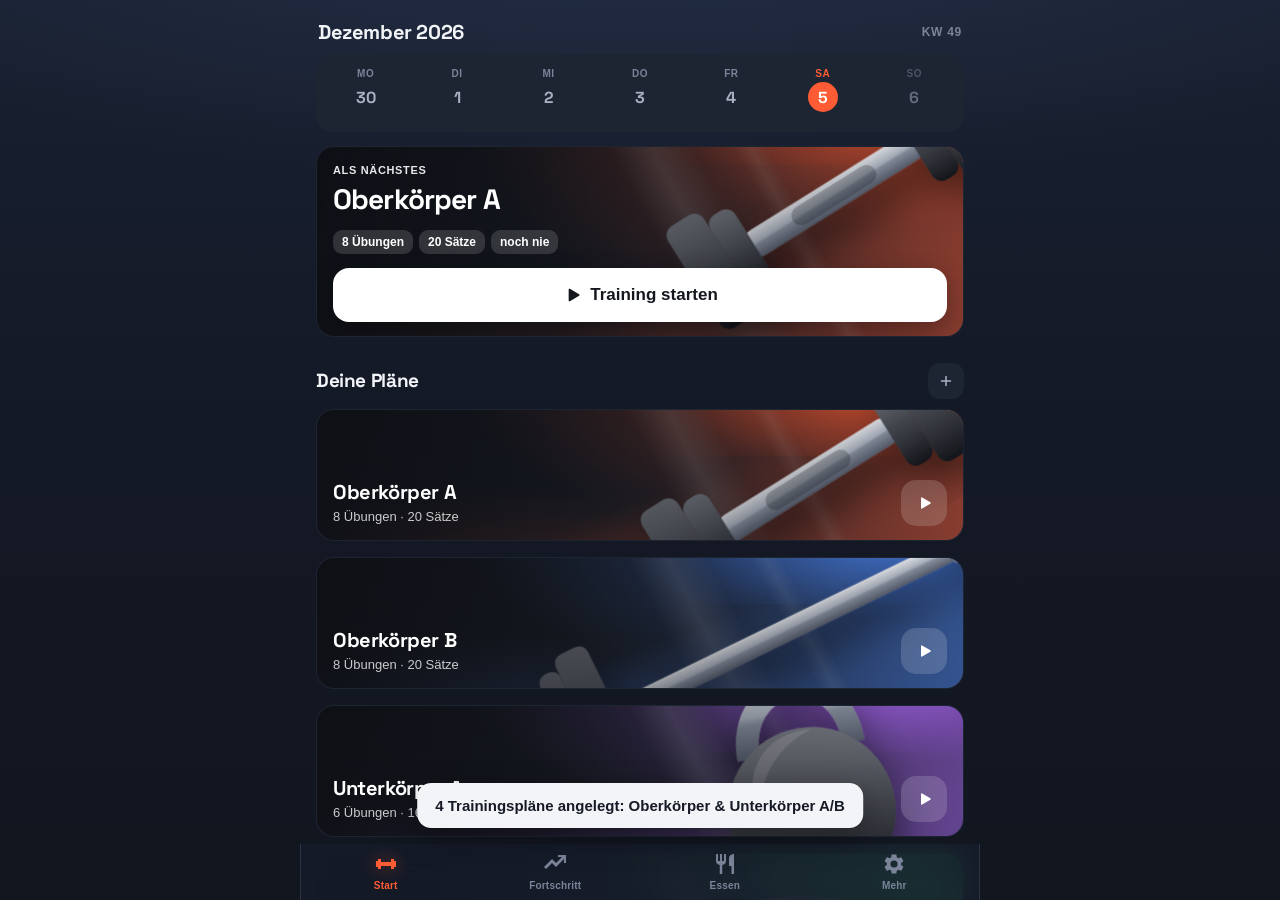
<file: index.html>
<!doctype html>
<html lang="de" data-theme="dark">
<head>
  <meta charset="utf-8">
  <meta name="viewport" content="width=device-width, initial-scale=1, viewport-fit=cover, maximum-scale=1">
  <title>Hantel</title>
  <meta name="description" content="Trainingsplan, Workout-Tracker und Pausentimer – als Web-App fürs iPhone.">
  <meta name="theme-color" content="#182030">
  <meta name="color-scheme" content="dark light">

  <!-- iOS PWA -->
  <meta name="apple-mobile-web-app-capable" content="yes">
  <meta name="mobile-web-app-capable" content="yes">
  <meta name="apple-mobile-web-app-status-bar-style" content="black-translucent">
  <meta name="apple-mobile-web-app-title" content="Hantel">
  <link rel="apple-touch-icon" href="./icons/apple-touch-icon.png">
  <link rel="icon" href="./icons/favicon.svg" type="image/svg+xml">
  <link rel="manifest" href="./manifest.webmanifest">

  <!-- Startbilder (verhindern den weißen Flash beim App-Start) -->
  <link rel="apple-touch-startup-image" media="(device-width: 440px) and (device-height: 956px) and (-webkit-device-pixel-ratio: 3) and (orientation: portrait)" href="./icons/splash/splash-1320x2868.png">
  <link rel="apple-touch-startup-image" media="(device-width: 402px) and (device-height: 874px) and (-webkit-device-pixel-ratio: 3) and (orientation: portrait)" href="./icons/splash/splash-1206x2622.png">
  <link rel="apple-touch-startup-image" media="(device-width: 430px) and (device-height: 932px) and (-webkit-device-pixel-ratio: 3) and (orientation: portrait)" href="./icons/splash/splash-1290x2796.png">
  <link rel="apple-touch-startup-image" media="(device-width: 393px) and (device-height: 852px) and (-webkit-device-pixel-ratio: 3) and (orientation: portrait)" href="./icons/splash/splash-1179x2556.png">
  <link rel="apple-touch-startup-image" media="(device-width: 390px) and (device-height: 844px) and (-webkit-device-pixel-ratio: 3) and (orientation: portrait)" href="./icons/splash/splash-1170x2532.png">
  <link rel="apple-touch-startup-image" media="(device-width: 428px) and (device-height: 926px) and (-webkit-device-pixel-ratio: 3) and (orientation: portrait)" href="./icons/splash/splash-1284x2778.png">
  <link rel="apple-touch-startup-image" media="(device-width: 375px) and (device-height: 812px) and (-webkit-device-pixel-ratio: 3) and (orientation: portrait)" href="./icons/splash/splash-1125x2436.png">
  <link rel="apple-touch-startup-image" media="(device-width: 414px) and (device-height: 896px) and (-webkit-device-pixel-ratio: 3) and (orientation: portrait)" href="./icons/splash/splash-1242x2688.png">
  <link rel="apple-touch-startup-image" media="(device-width: 414px) and (device-height: 896px) and (-webkit-device-pixel-ratio: 2) and (orientation: portrait)" href="./icons/splash/splash-828x1792.png">
  <link rel="apple-touch-startup-image" media="(device-width: 414px) and (device-height: 736px) and (-webkit-device-pixel-ratio: 3) and (orientation: portrait)" href="./icons/splash/splash-1242x2208.png">
  <link rel="apple-touch-startup-image" media="(device-width: 375px) and (device-height: 667px) and (-webkit-device-pixel-ratio: 2) and (orientation: portrait)" href="./icons/splash/splash-750x1334.png">

  <!-- Display-Schrift für Titel und Zahlen (Body bleibt System) -->
  <link rel="preconnect" href="https://fonts.googleapis.com">
  <link rel="preconnect" href="https://fonts.gstatic.com" crossorigin>
  <link href="https://fonts.googleapis.com/css2?family=Space+Grotesk:wght@500;600;700&display=swap" rel="stylesheet">

  <link rel="stylesheet" href="./css/app.css">
</head>
<body>
  <div id="app">
    <main id="view" class="view" aria-live="polite"></main>

    <nav id="tabbar" class="tabbar" aria-label="Hauptnavigation">
      <a href="#/plans" data-tab="plans" class="tab">
        <svg viewBox="0 0 24 24" aria-hidden="true"><path d="M4 7h3v10H4zM17 7h3v10h-3zM7 10h10v4H7zM2 9h2v6H2zM20 9h2v6h-2z"/></svg>
        <span>Start</span>
      </a>
      <a href="#/progress" data-tab="progress" class="tab">
        <svg viewBox="0 0 24 24" aria-hidden="true"><path d="M3 17l6-6 4 4 8-8v4h2V3h-8v2h4l-6 6-4-4-8 8z"/></svg>
        <span>Fortschritt</span>
      </a>
      <a href="#/food" data-tab="food" class="tab">
        <svg viewBox="0 0 24 24" aria-hidden="true"><path d="M11 9H9V2H7v7H5V2H3v7c0 2.12 1.66 3.84 3.75 3.97V22h2.5v-9.03C11.34 12.84 13 11.12 13 9V2h-2v7zm5-3v8h2.5v8H21V2c-2.76 0-5 2.24-5 4z"/></svg>
        <span>Essen</span>
      </a>
      <a href="#/settings" data-tab="settings" class="tab">
        <svg viewBox="0 0 24 24" aria-hidden="true"><path d="M19.14 12.94c.04-.3.06-.61.06-.94 0-.32-.02-.64-.07-.94l2.03-1.58a.49.49 0 0 0 .12-.61l-1.92-3.32a.488.488 0 0 0-.59-.22l-2.39.96a7.03 7.03 0 0 0-1.62-.94l-.36-2.54a.484.484 0 0 0-.48-.41h-3.84c-.24 0-.43.17-.47.41l-.36 2.54c-.59.24-1.13.57-1.62.94l-2.39-.96a.49.49 0 0 0-.59.22L2.74 8.87c-.12.21-.08.47.12.61l2.03 1.58c-.05.3-.09.63-.09.94s.02.64.07.94l-2.03 1.58a.49.49 0 0 0-.12.61l1.92 3.32c.12.22.37.29.59.22l2.39-.96c.5.38 1.03.7 1.62.94l.36 2.54c.05.24.24.41.48.41h3.84c.24 0 .44-.17.47-.41l.36-2.54c.59-.24 1.13-.56 1.62-.94l2.39.96c.22.08.47 0 .59-.22l1.92-3.32c.12-.22.07-.47-.12-.61l-2.01-1.58zM12 15.6A3.6 3.6 0 1 1 12 8.4a3.6 3.6 0 0 1 0 7.2z"/></svg>
        <span>Mehr</span>
      </a>
    </nav>
  </div>

  <div id="toast" class="toast" role="status" hidden></div>
  <div id="modal-root"></div>
  <!-- iOS 17.4+: Umschalten eines switch-Checkbox löst echtes Haptic aus → für Satz-Abschluss & Timer -->
  <input id="haptic" type="checkbox" switch tabindex="-1" aria-hidden="true" style="position:fixed;left:-100px;top:0;width:1px;height:1px;opacity:0;pointer-events:none">

  <script type="module" src="./js/app.js"></script>
</body>
</html>
</file>
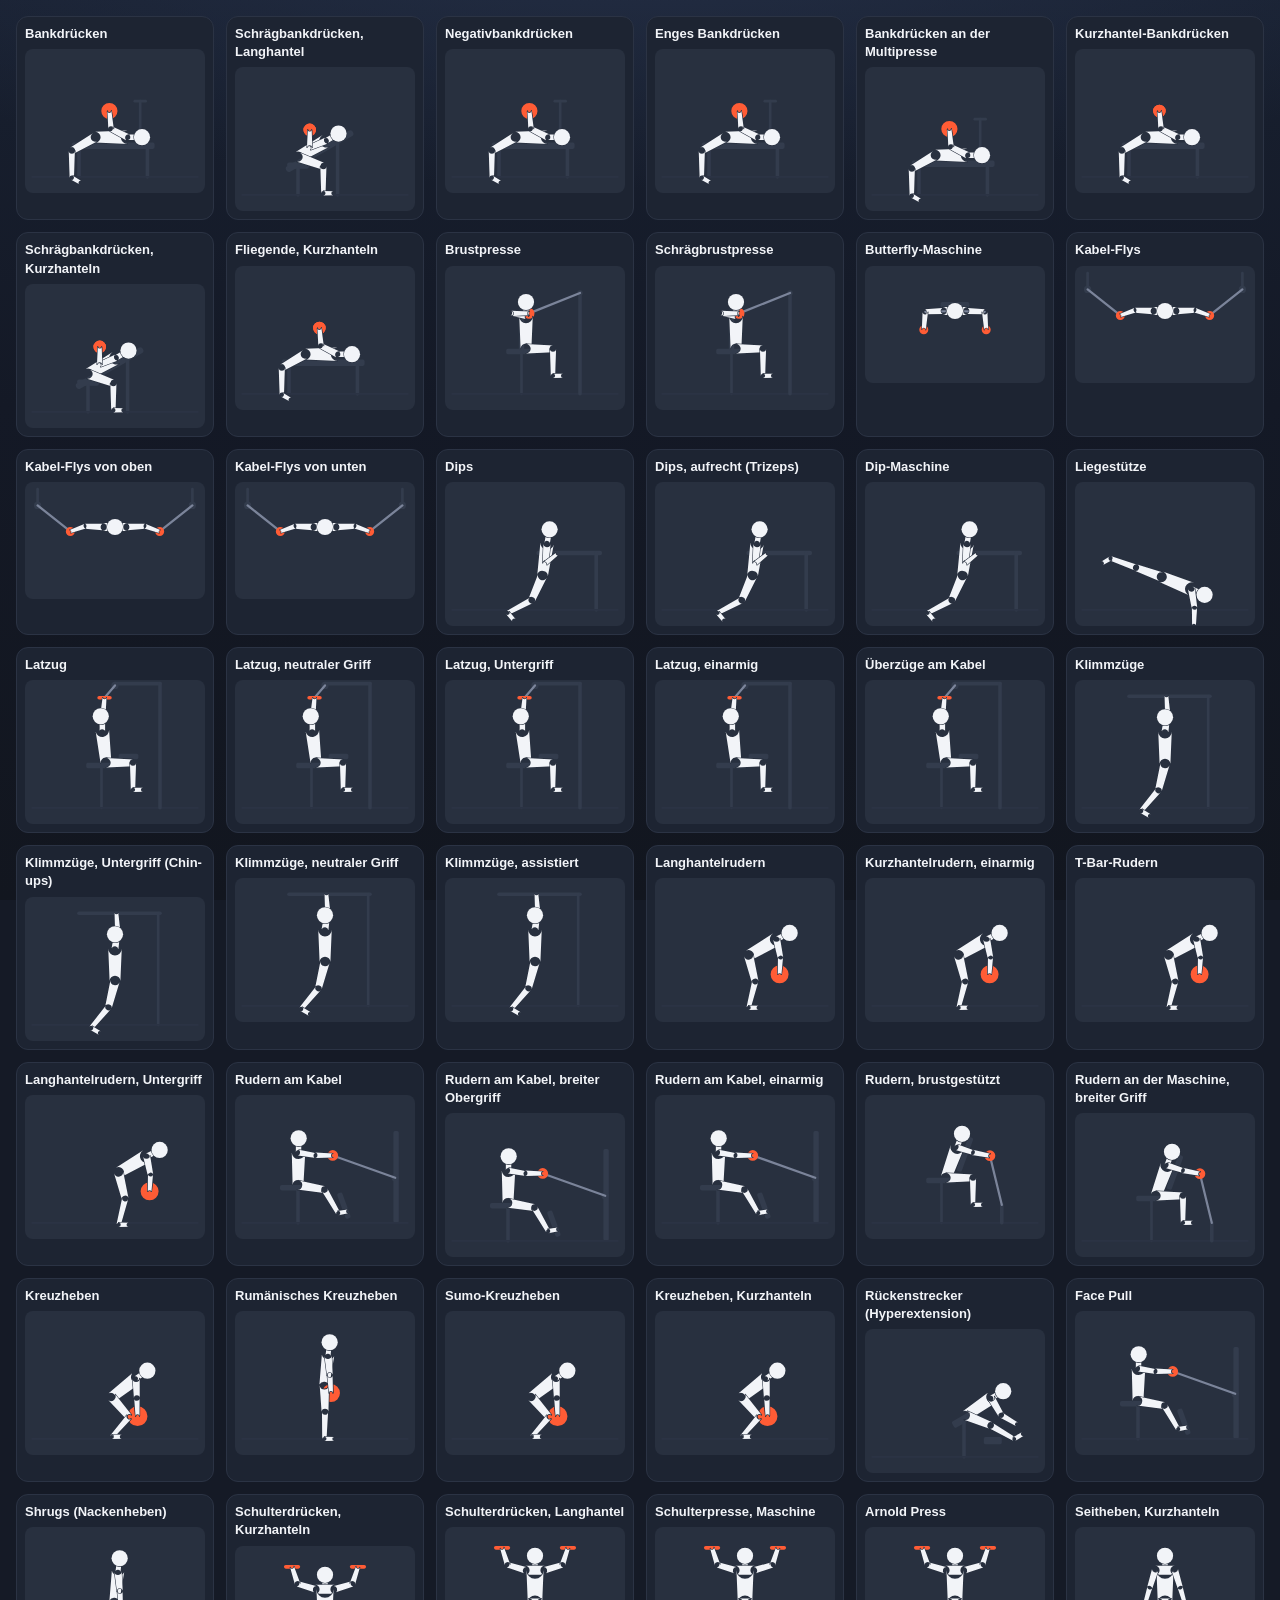
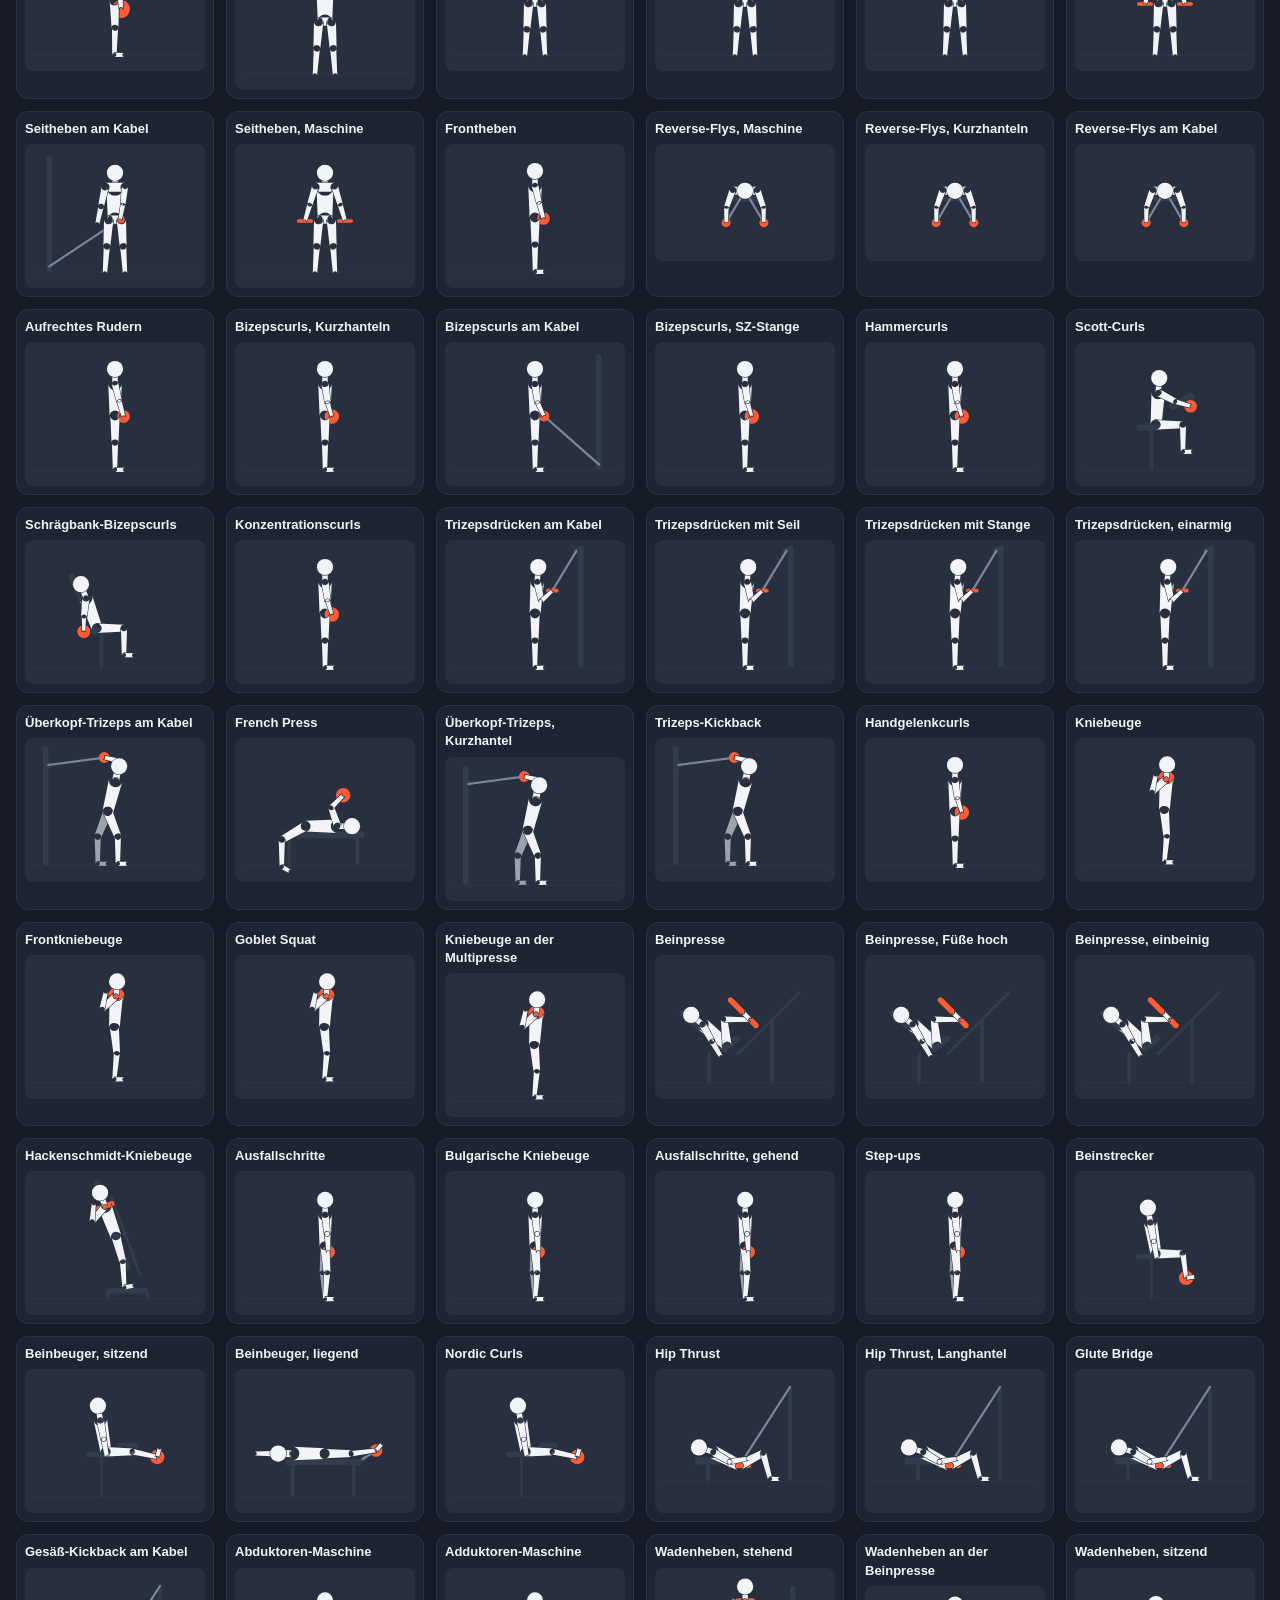
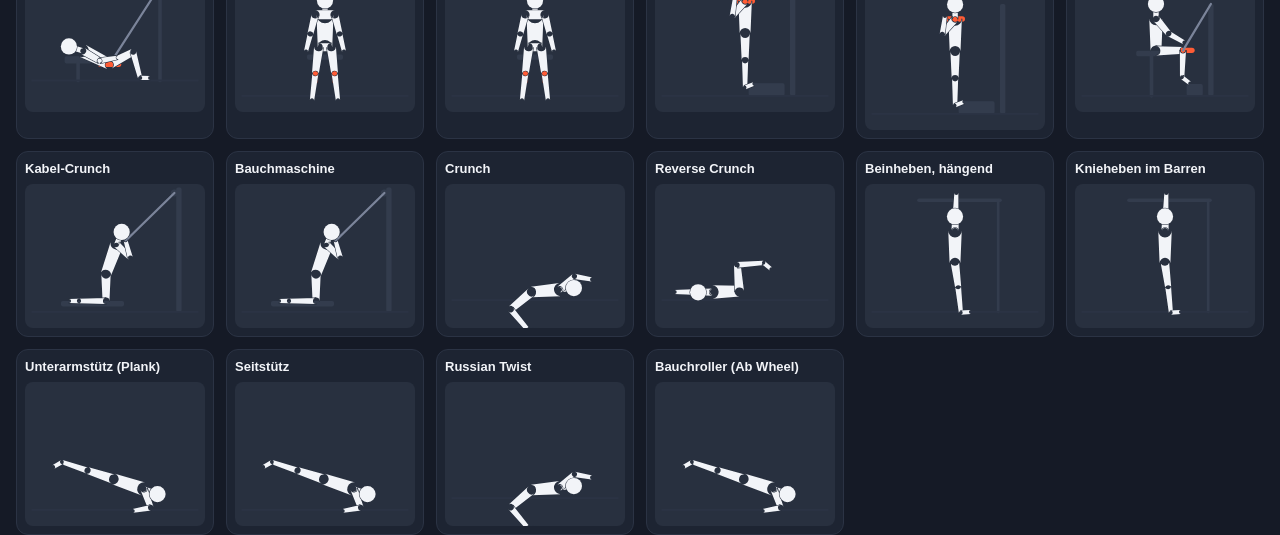
<file: test/figures.html>
<!doctype html>
<html lang="de"><head><meta charset="utf-8"><meta name="viewport" content="width=device-width, initial-scale=1"><title>Figuren-Test</title>
<link rel="stylesheet" href="../css/app.css">
<style>
  body { position: static; overflow: auto; padding: 16px; }
  .grid { display: grid; grid-template-columns: repeat(auto-fill, minmax(190px, 1fr)); gap: 12px; }
  .cell { background: var(--surface); border: 1px solid var(--border); border-radius: 12px; padding: 8px; }
  .cell h4 { margin: 0 0 6px; font-size: 13px; }
  .cell .figure { background: var(--surface-2); border-radius: 8px; }
</style></head>
<body><div class="grid" id="grid"></div>
<script type="module">
  import { EXERCISES, exerciseFigure } from '../js/exercise-db.js';
  const params = new URLSearchParams(location.search);
  const animate = params.get('static') == null;
  const grid = document.getElementById('grid');
  for (const e of EXERCISES) {
    if (!e.fig) continue;
    const d = document.createElement('div'); d.className = 'cell';
    d.innerHTML = `<h4>${e.name}</h4>` + exerciseFigure(e, { animate, pose: +(params.get('pose') ?? 1) });
    grid.append(d);
  }

  // Für die visuelle Prüfung: alle Figuren als PNG-Sprite an den Testserver schicken
  const CSS = `.limb{fill:none;stroke:#14171f;stroke-width:5;stroke-linecap:round;stroke-linejoin:round}.limb.back{stroke:#9aa0b0;stroke-width:4.5}.head{fill:#14171f}.frame{fill:#cfd3dd}.frame-line{fill:none;stroke:#cfd3dd;stroke-width:3;stroke-linecap:round}.ground{stroke:#b9bec9;stroke-width:2}.equip-line{fill:none;stroke:#8a91a3;stroke-width:2.5;stroke-linecap:round}.equip-move{fill:#e84a22;stroke:#e84a22;stroke-width:4;stroke-linecap:round}.equip-pad{fill:none;stroke:#e84a22;stroke-width:6;stroke-linecap:round}`;
  window.renderSheet = async (pose = 0, scale = 1.5, only = null) => {
    const entries = EXERCISES.filter(e => e.fig && (!only || only.includes(e.id)));
    const cols = 4, cw = 200 * scale, ch = 175 * scale;
    const canvas = document.createElement('canvas');
    canvas.width = cols * cw; canvas.height = Math.ceil(entries.length / cols) * ch;
    const ctx = canvas.getContext('2d');
    ctx.fillStyle = '#fff'; ctx.fillRect(0, 0, canvas.width, canvas.height);
    for (let i = 0; i < entries.length; i++) {
      const e = entries[i];
      let svg = exerciseFigure(e, { animate: false, pose });
      svg = svg.replace('<svg', `<svg width="${200 * scale}" height="${160 * scale}"`).replace('>', '><style>' + CSS + '</style>');
      const url = URL.createObjectURL(new Blob([svg], { type: 'image/svg+xml' }));
      const img = new Image();
      await new Promise((res, rej) => { img.onload = res; img.onerror = rej; img.src = url; });
      const x = (i % cols) * cw, y = Math.floor(i / cols) * ch;
      ctx.drawImage(img, x, y + 14 * scale, 200 * scale, 160 * scale);
      ctx.fillStyle = '#000'; ctx.font = `${11 * scale}px sans-serif`;
      ctx.fillText(`${i + 1} ${e.name} (${pose ? 'Ende' : 'Start'})`, x + 4, y + 11 * scale);
      ctx.strokeStyle = '#ddd'; ctx.strokeRect(x + 0.5, y + 0.5, cw, ch);
    }
    const blob = await new Promise(r => canvas.toBlob(r, 'image/png'));
    const res = await fetch(`/__save?name=sheet-${pose}.png`, { method: 'POST', body: blob });
    return await res.text();
  };
</script></body></html>
</file>
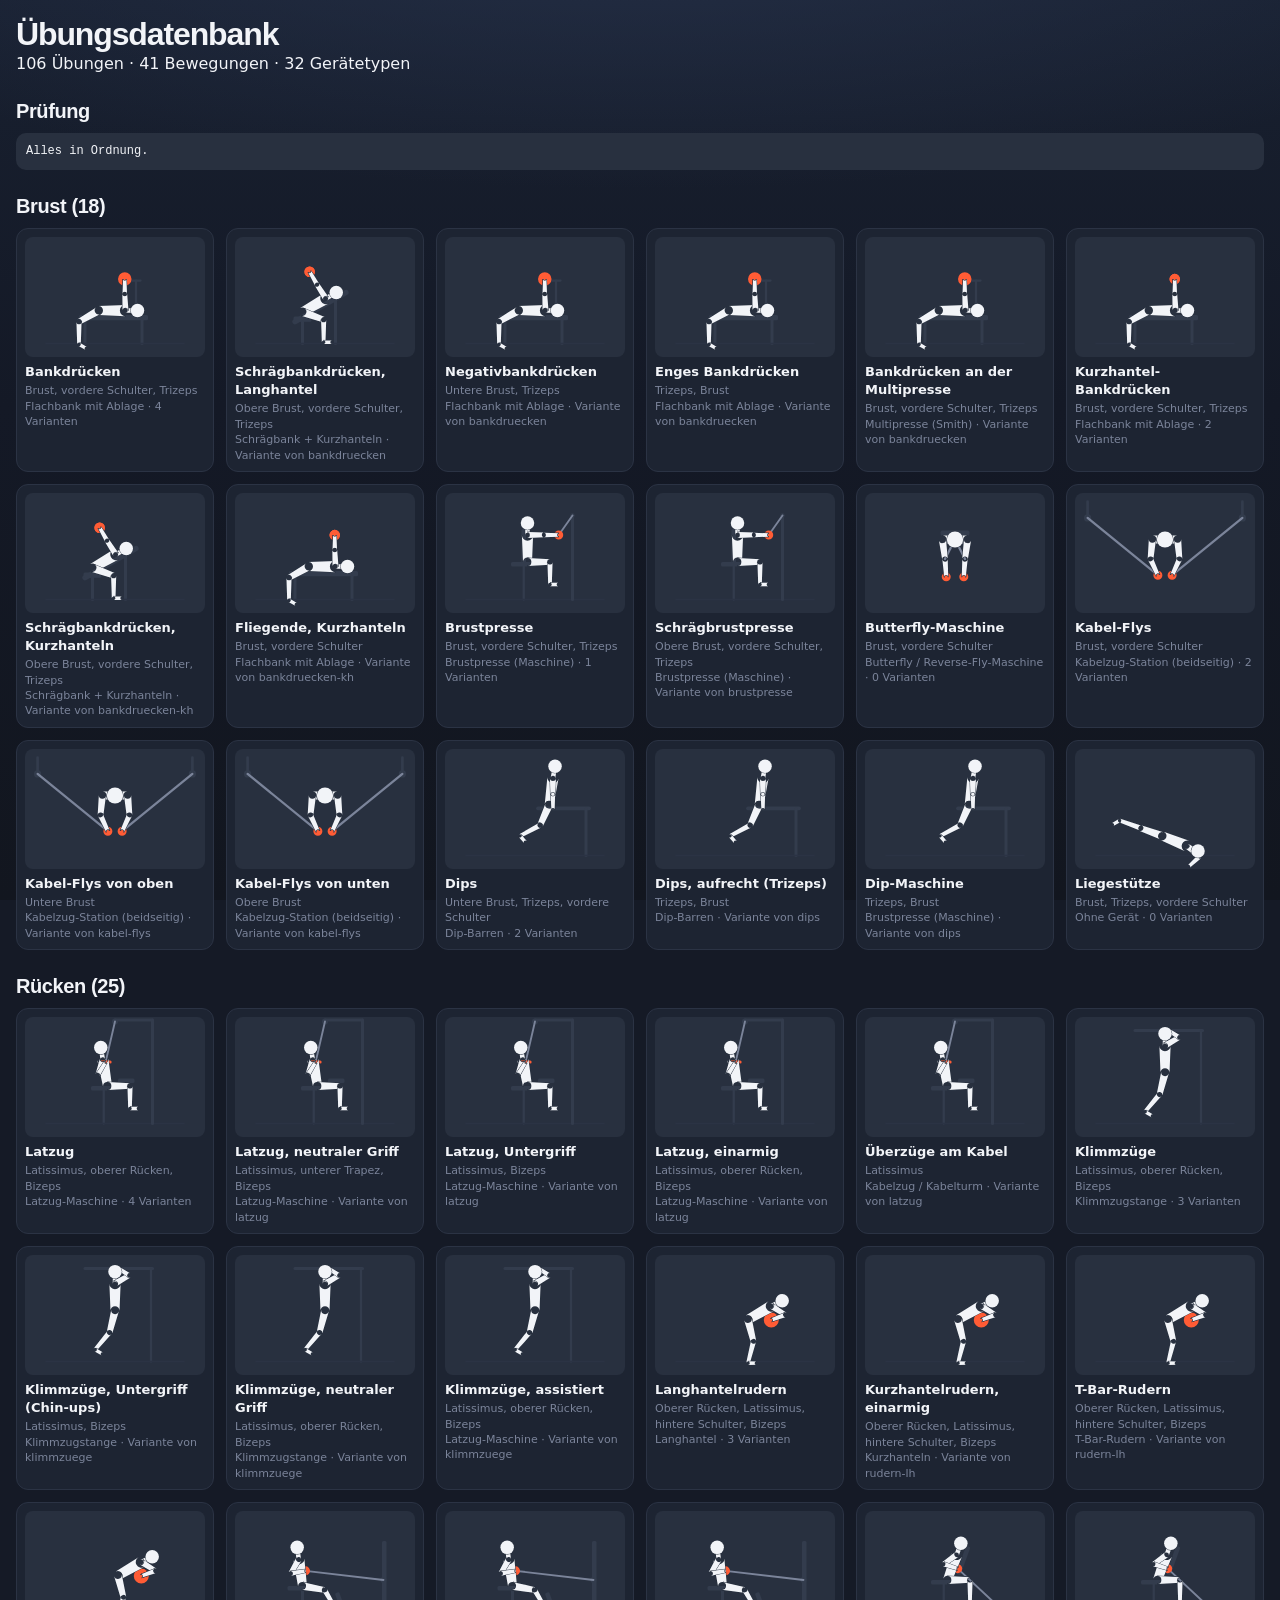
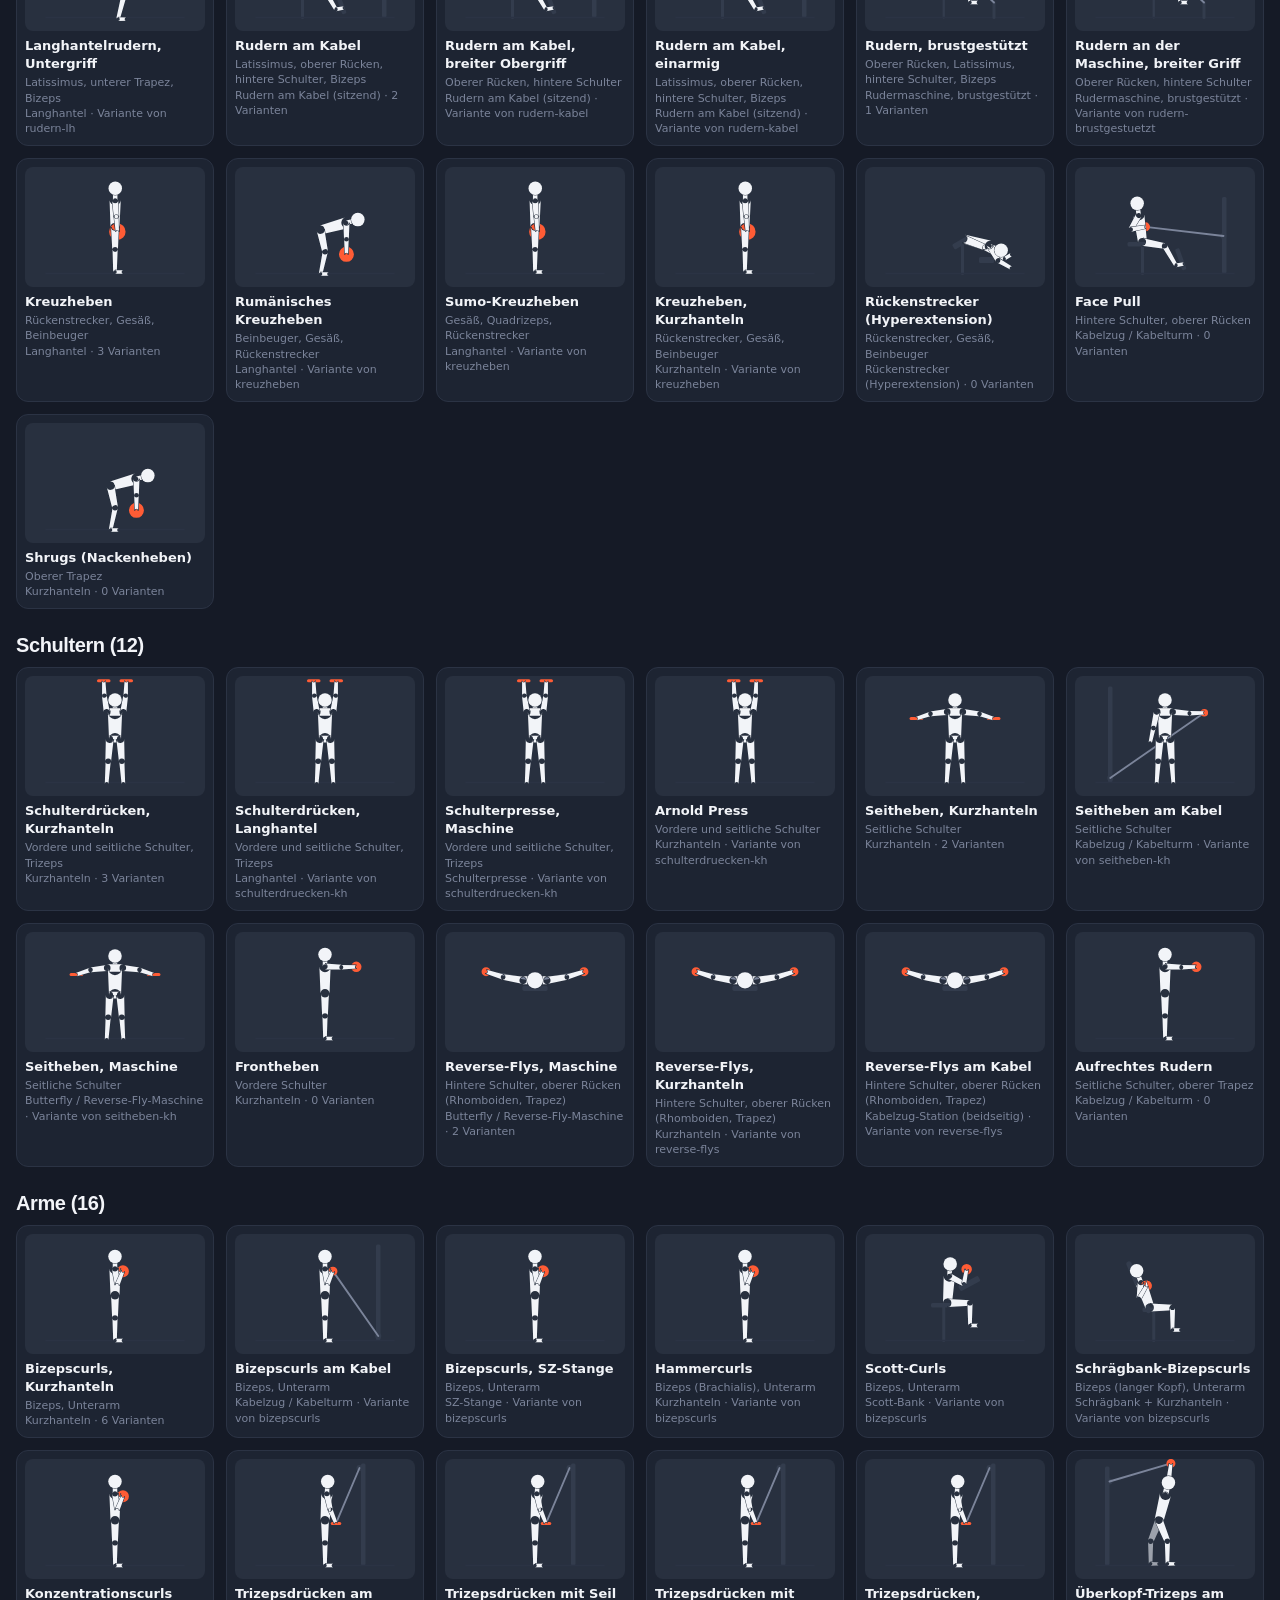
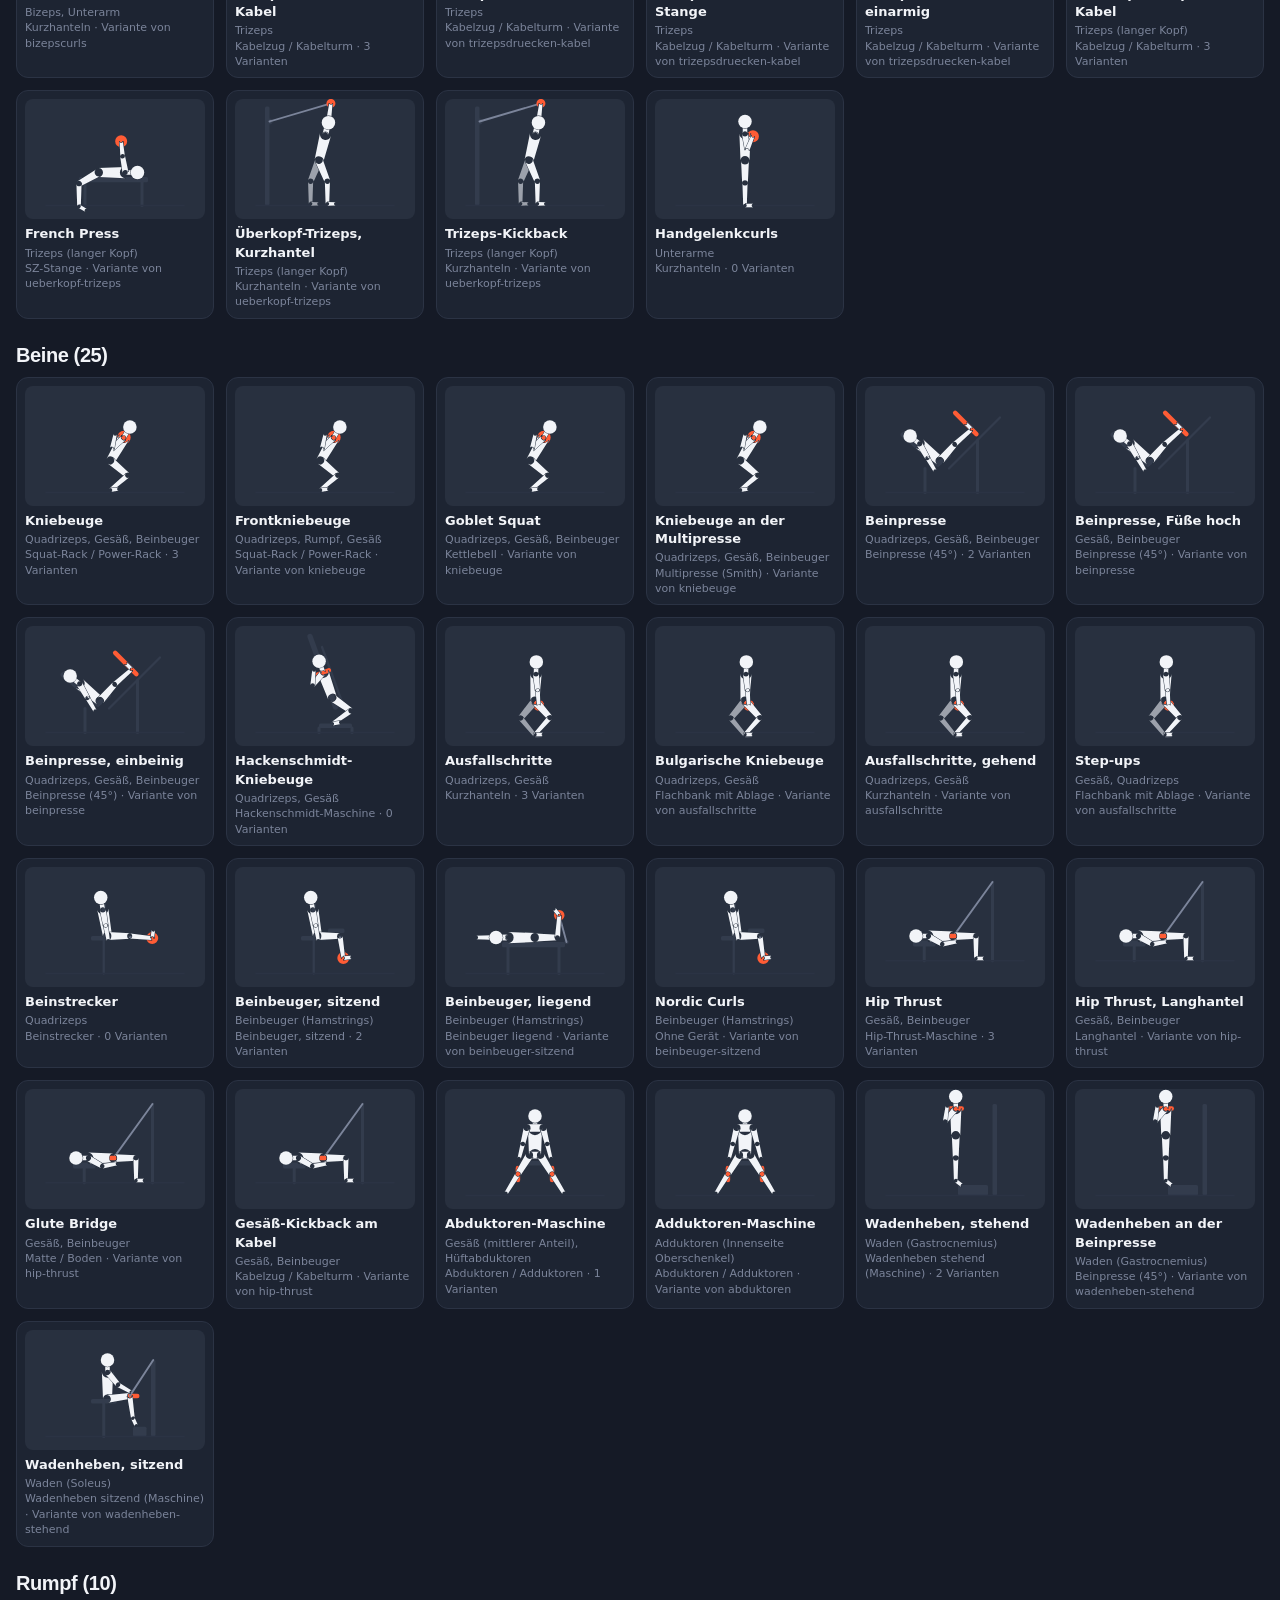
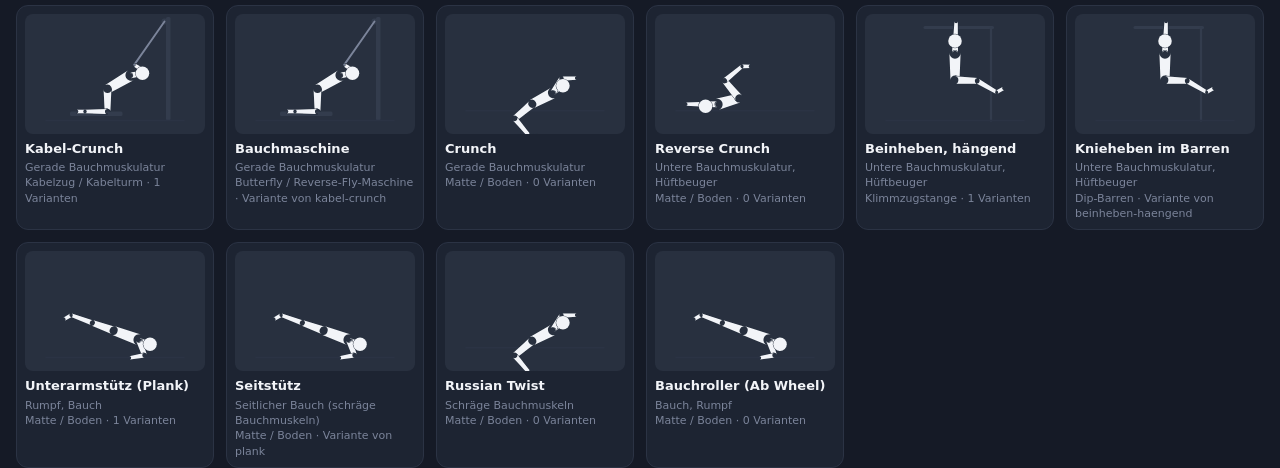
<file: tools/exercise-check.html>
<!DOCTYPE html>
<html lang="de">
<head>
  <meta charset="utf-8">
  <meta name="viewport" content="width=device-width, initial-scale=1">
  <title>Übungsdatenbank prüfen</title>
  <link rel="stylesheet" href="../css/app.css">
  <style>
    body { padding: 16px; font-family: system-ui, sans-serif; }
    .grid { display: grid; grid-template-columns: repeat(auto-fill, minmax(190px, 1fr)); gap: 12px; }
    .cell { background: var(--surface); border: 1px solid var(--border); border-radius: 12px; padding: 8px; }
    .cell h4 { margin: 6px 0 2px; font-size: 13px; }
    .cell p { margin: 0; font-size: 11px; color: var(--text-3); }
    .cell svg { width: 100%; height: 120px; display: block; background: var(--surface-2); border-radius: 8px; }
    .bad { border-color: #ff5c5c; }
    #problems { white-space: pre-wrap; font-family: ui-monospace, monospace; font-size: 12px; background: var(--surface-2); padding: 10px; border-radius: 10px; }
    h2 { margin: 22px 0 8px; }
  </style>
</head>
<body data-theme="dark">
  <h1>Übungsdatenbank</h1>
  <div id="summary"></div>
  <h2>Prüfung</h2>
  <div id="problems">läuft …</div>
  <div id="out"></div>

  <script type="module">
    import { EXERCISES, exercisesByCategory, exerciseFigure, searchExercises, variantsOf } from '../js/exercise-db.js';
    import { EQUIPMENT } from '../js/equipment.js';
    import { MUSCLE_NAME } from '../js/muscles.js';

    const problems = [];
    const seenId = new Set(), seenAlias = new Map();
    for (const e of EXERCISES) {
      if (seenId.has(e.id)) problems.push(`doppelte id: ${e.id}`);
      seenId.add(e.id);
      if (!e.primary?.length) problems.push(`${e.id}: primary fehlt`);
      for (const k of [...(e.primary || []), ...(e.secondary || [])]) if (!MUSCLE_NAME[k]) problems.push(`${e.id}: unbekannter Muskel ${k}`);
      if (!e.equip?.type) problems.push(`${e.id}: equip.type fehlt`);
      else if (!EQUIPMENT[e.equip.type]) problems.push(`${e.id}: unbekanntes Gerät ${e.equip.type}`);
      if (!e.fig) problems.push(`${e.id}: keine Figur`);
      if (!e.tips?.length) problems.push(`${e.id}: keine Tipps`);
      for (const a of e.aliases) {
        if (seenAlias.has(a) && seenAlias.get(a) !== e.id) problems.push(`Alias "${a}" doppelt: ${seenAlias.get(a)} / ${e.id}`);
        seenAlias.set(a, e.id);
      }
      try { if (!exerciseFigure(e, { still: true })) problems.push(`${e.id}: Figur rendert nicht`); }
      catch (err) { problems.push(`${e.id}: Figur-Fehler ${err.message}`); }
    }
    // Stichproben für die Suche
    for (const [q, id] of [['brustpresse', 'brustpresse'], ['bankdrücken', 'bankdruecken'], ['kniebeuge', 'kniebeuge'], ['latzug', 'latzug'], ['seitheben', 'seitheben-kh'], ['beinpresse', 'beinpresse'], ['klimmzug', 'klimmzuege'], ['bench press', 'bankdruecken'], ['squat', 'kniebeuge']]) {
      const hit = searchExercises(q)[0];
      if (!hit || hit.id !== id) problems.push(`Suche "${q}" → ${hit ? hit.id : 'nichts'} (erwartet ${id})`);
    }
    document.getElementById('summary').textContent = `${EXERCISES.length} Übungen · ${new Set(EXERCISES.map(e => e.baseId || e.id)).size} Bewegungen · ${new Set(EXERCISES.map(e => e.equip.type)).size} Gerätetypen`;
    document.getElementById('problems').textContent = problems.length ? problems.join('\n') : 'Alles in Ordnung.';

    const out = document.getElementById('out');
    for (const [label, list] of exercisesByCategory()) {
      const h = document.createElement('h2');
      h.textContent = `${label} (${list.length})`;
      out.append(h);
      const grid = document.createElement('div');
      grid.className = 'grid';
      for (const e of list) {
        const cell = document.createElement('div');
        cell.className = 'cell' + (e.fig ? '' : ' bad');
        cell.innerHTML = `${exerciseFigure(e, { still: false })}<h4>${e.name}</h4><p>${e.muscles}<br>${EQUIPMENT[e.equip.type]?.name || e.equip.type}${e.baseId ? ' · Variante von ' + e.baseId : ` · ${variantsOf(e).length} Varianten`}</p>`;
        grid.append(cell);
      }
      out.append(grid);
    }
  </script>
</body>
</html>
</file>
<file: css/app.css>
/* ------------------------------------------------------------------
   Hantel – Design Tokens (Dark ist Standard, Light per data-theme)
   ------------------------------------------------------------------ */
:root {
  --bg: #0f1115;
  --surface: #181b22;
  --surface-2: #21252f;
  --surface-3: #2a2f3b;
  --border: #2b3040;
  --text: #f2f4f8;
  --text-2: #aab1c3;
  --text-3: #6f778a;
  --accent: #ff5c35;
  --accent-2: #ff8a5c;
  --accent-soft: rgba(var(--accent-rgb), 0.16);
  --accent-rgb: 255, 92, 53;
  --accent-text: #ffffff;
  --good: #3ddc84;
  --good-2: #6ff0a6;
  --good-soft: rgba(61, 220, 132, 0.16);
  --warn: #ffc857;
  --danger: #ff4d6d;
  --danger-soft: rgba(255, 77, 109, 0.16);
  --chart-grid: rgba(255, 255, 255, 0.07);
  --hi: rgba(255, 255, 255, 0.045);   /* innere Highlight-Linie */
  --shadow: 0 1px 2px rgba(0, 0, 0, 0.25), 0 8px 24px rgba(0, 0, 0, 0.18);
  --glow: 0 6px 20px rgba(var(--accent-rgb), 0.28);

  --radius: 16px;
  --radius-sm: 10px;
  --tabbar-h: 56px;
  --safe-top: env(safe-area-inset-top, 0px);
  --safe-bottom: env(safe-area-inset-bottom, 0px);

  --font: -apple-system, BlinkMacSystemFont, "SF Pro Text", "Segoe UI", Roboto, Helvetica, Arial, sans-serif;
  --display: "Space Grotesk", -apple-system, BlinkMacSystemFont, "Segoe UI", Roboto, sans-serif;
  --mono: ui-monospace, "SF Mono", Menlo, Consolas, monospace;
  --ease: cubic-bezier(0.2, 0.8, 0.2, 1);

  color-scheme: dark;
}

:root[data-theme="light"] {
  --bg: #f4f5f8;
  --surface: #ffffff;
  --surface-2: #f2f3f7;
  --surface-3: #e6e8ef;
  --border: #e0e3ea;
  --text: #14171f;
  --text-2: #4b5263;
  --text-3: #8a91a3;
  --accent: #e84a22;
  --accent-2: #f26a45;
  --accent-soft: rgba(232, 74, 34, 0.12);
  --accent-rgb: 232, 74, 34;
  --good: #1f9d5a;
  --good-2: #35b872;
  --good-soft: rgba(31, 157, 90, 0.12);
  --danger: #d9304f;
  --danger-soft: rgba(217, 48, 79, 0.12);
  --chart-grid: rgba(0, 0, 0, 0.07);
  --hi: rgba(255, 255, 255, 0.7);
  --shadow: 0 1px 2px rgba(20, 23, 31, 0.06), 0 8px 24px rgba(20, 23, 31, 0.06);
  --glow: 0 6px 18px rgba(232, 74, 34, 0.22);
  color-scheme: light;
}

/* ------------------------------------------------------------------
   Base
   ------------------------------------------------------------------ */
*, *::before, *::after { box-sizing: border-box; }

html, body {
  margin: 0;
  padding: 0;
  height: 100%;
  background: var(--bg);
  color: var(--text);
  font-family: var(--font);
  font-size: 16px;
  line-height: 1.4;
  -webkit-text-size-adjust: 100%;
  -webkit-tap-highlight-color: transparent;
  overscroll-behavior-y: none;
}

body { position: fixed; inset: 0; overflow: hidden; }

#app { height: 100%; display: flex; flex-direction: column; }

.view {
  flex: 1;
  overflow-y: auto;
  -webkit-overflow-scrolling: touch;
  padding: calc(var(--safe-top) + 12px) 16px calc(var(--tabbar-h) + var(--safe-bottom) + 24px);
}
.view.no-tabbar { padding-bottom: calc(var(--safe-bottom) + 24px); }

h1, h2, h3 { margin: 0; font-weight: 700; letter-spacing: -0.01em; }
h1 { font-size: 30px; line-height: 1.15; }
h2 { font-size: 20px; }
h3 { font-size: 17px; }
p { margin: 0; }
a { color: var(--accent); text-decoration: none; }
button { font-family: inherit; }
svg { display: block; }

.muted { color: var(--text-2); }
.faint { color: var(--text-3); }
.small { font-size: 13px; }
.mono { font-family: var(--mono); font-variant-numeric: tabular-nums; }
.center { text-align: center; }
.row { display: flex; align-items: center; gap: 10px; }
.row.between { justify-content: space-between; }
.grow { flex: 1; min-width: 0; }
.stack { display: flex; flex-direction: column; gap: 12px; }
.mt { margin-top: 16px; }
.mt-lg { margin-top: 28px; }
.mb { margin-bottom: 12px; }
.truncate { overflow: hidden; text-overflow: ellipsis; white-space: nowrap; }

/* ------------------------------------------------------------------
   Page header
   ------------------------------------------------------------------ */
.page-head {
  display: flex;
  align-items: flex-end;
  justify-content: space-between;
  gap: 12px;
  margin: 8px 0 18px;
}
.page-head .eyebrow {
  font-size: 13px;
  font-weight: 600;
  text-transform: uppercase;
  letter-spacing: 0.06em;
  color: var(--text-3);
  margin-bottom: 4px;
}
.subhead {
  display: flex; align-items: center; justify-content: space-between;
  margin: 22px 0 10px;
}
.subhead h2 { font-size: 17px; color: var(--text-2); font-weight: 600; }

.back {
  display: inline-flex; align-items: center; gap: 4px;
  color: var(--accent); font-weight: 600; font-size: 16px;
  padding: 6px 0; margin-bottom: 4px;
  background: none; border: 0; cursor: pointer;
}
.back svg { width: 18px; height: 18px; fill: currentColor; }

/* ------------------------------------------------------------------
   Cards & lists
   ------------------------------------------------------------------ */
.card {
  background: var(--surface);
  border: 1px solid var(--border);
  border-radius: var(--radius);
  padding: 14px 16px;
}
.card + .card { margin-top: 10px; }
.card.tappable { cursor: pointer; transition: transform 0.08s ease, background 0.15s ease; }
.card.tappable:active { transform: scale(0.985); background: var(--surface-2); }

.list { display: flex; flex-direction: column; gap: 10px; }

.chev { width: 20px; height: 20px; fill: var(--text-3); flex: none; }

.pill {
  display: inline-flex; align-items: center; gap: 4px;
  padding: 3px 9px; border-radius: 999px;
  font-size: 12px; font-weight: 600;
  background: var(--surface-2); color: var(--text-2);
}
.pill.accent { background: var(--accent-soft); color: var(--accent); }
.pill.good { background: var(--good-soft); color: var(--good); }

.empty {
  text-align: center; padding: 48px 20px; color: var(--text-2);
  border: 1px dashed var(--border); border-radius: var(--radius);
}
.empty .icon { font-size: 40px; margin-bottom: 10px; }
.empty h3 { color: var(--text); margin-bottom: 6px; }

/* ------------------------------------------------------------------
   Buttons
   ------------------------------------------------------------------ */
.btn {
  display: inline-flex; align-items: center; justify-content: center; gap: 8px;
  min-height: 48px; padding: 0 18px;
  border-radius: 14px; border: 1px solid transparent;
  font-size: 16px; font-weight: 600;
  background: var(--surface-2); color: var(--text);
  cursor: pointer; user-select: none;
  transition: transform 0.08s ease, filter 0.15s ease;
}
.btn:active { transform: scale(0.97); filter: brightness(1.1); }
.btn:disabled { opacity: 0.45; pointer-events: none; }
.btn.primary { background: var(--accent); color: var(--accent-text); }
.btn.good { background: var(--good); color: #062b16; }
.btn.danger { background: var(--danger-soft); color: var(--danger); }
.btn.ghost { background: transparent; border-color: var(--border); }
.btn.block { width: 100%; }
.btn.sm { min-height: 38px; padding: 0 14px; font-size: 14px; border-radius: 11px; }
.btn.icon { width: 44px; min-height: 44px; padding: 0; border-radius: 12px; }
.btn svg { width: 20px; height: 20px; fill: currentColor; }

.fab {
  position: fixed; right: 18px;
  bottom: calc(var(--tabbar-h) + var(--safe-bottom) + 18px);
  width: 58px; height: 58px; border-radius: 50%;
  background: var(--accent); color: #fff; border: 0;
  box-shadow: 0 8px 24px rgba(var(--accent-rgb), 0.35);
  display: flex; align-items: center; justify-content: center;
  cursor: pointer; z-index: 5;
}
.fab svg { width: 28px; height: 28px; fill: currentColor; }
.fab:active { transform: scale(0.94); }

/* ------------------------------------------------------------------
   Forms
   ------------------------------------------------------------------ */
.field { display: flex; flex-direction: column; gap: 6px; }
.field label { font-size: 13px; font-weight: 600; color: var(--text-2); }
.input, select.input, textarea.input {
  width: 100%;
  min-height: 48px;
  padding: 10px 14px;
  border-radius: 12px;
  border: 1px solid var(--border);
  background: var(--surface-2);
  color: var(--text);
  font-size: 16px; /* >=16px verhindert iOS-Zoom */
  font-family: inherit;
  outline: none;
  -webkit-appearance: none;
  appearance: none;
}
.input:focus { border-color: var(--accent); }
textarea.input { min-height: 80px; resize: vertical; }
.input.num { text-align: center; font-family: var(--mono); font-weight: 600; padding: 10px 6px; }
.input::placeholder { color: var(--text-3); }

.grid-2 { display: grid; grid-template-columns: 1fr 1fr; gap: 10px; }
.grid-3 { display: grid; grid-template-columns: 1fr 1fr 1fr; gap: 10px; }
.grid-4 { display: grid; grid-template-columns: repeat(4, 1fr); gap: 8px; }

.switch {
  display: flex; align-items: center; justify-content: space-between; gap: 12px;
  padding: 14px 0;
}
.switch + .switch { border-top: 1px solid var(--border); }
.switch .lbl { font-weight: 600; }
.switch .desc { font-size: 13px; color: var(--text-3); margin-top: 2px; }
.toggle { position: relative; width: 52px; height: 32px; flex: none; }
.toggle input { position: absolute; opacity: 0; inset: 0; margin: 0; cursor: pointer; z-index: 1; }
.toggle span {
  position: absolute; inset: 0; border-radius: 999px; background: var(--surface-3);
  transition: background 0.2s ease;
}
.toggle span::after {
  content: ""; position: absolute; top: 3px; left: 3px; width: 26px; height: 26px;
  border-radius: 50%; background: #fff; box-shadow: 0 2px 6px rgba(0,0,0,0.3);
  transition: transform 0.2s ease;
}
.toggle input:checked + span { background: var(--good); }
.toggle input:checked + span::after { transform: translateX(20px); }

.seg { display: flex; background: var(--surface-2); border-radius: 12px; padding: 3px; gap: 3px; }
.seg button {
  flex: 1; min-height: 38px; border: 0; border-radius: 10px; background: transparent;
  color: var(--text-2); font-weight: 600; font-size: 14px; cursor: pointer;
}
.seg button.active { background: var(--surface); color: var(--text); box-shadow: 0 1px 4px rgba(0,0,0,0.25); }

/* ------------------------------------------------------------------
   Tab bar
   ------------------------------------------------------------------ */
.tabbar {
  position: fixed; left: 0; right: 0; bottom: 0;
  height: calc(var(--tabbar-h) + var(--safe-bottom));
  padding-bottom: var(--safe-bottom);
  display: flex;
  background: color-mix(in srgb, var(--surface) 88%, transparent);
  -webkit-backdrop-filter: blur(18px);
  backdrop-filter: blur(18px);
  border-top: 1px solid var(--border);
  z-index: 10;
}
.tabbar.hidden { display: none; }
.tab {
  flex: 1; display: flex; flex-direction: column; align-items: center; justify-content: center; gap: 3px;
  color: var(--text-3); font-size: 11px; font-weight: 600;
}
.tab svg { width: 24px; height: 24px; fill: currentColor; }
.tab.active { color: var(--accent); }

/* ------------------------------------------------------------------
   Toast & modal
   ------------------------------------------------------------------ */
.toast {
  position: fixed; left: 50%; transform: translateX(-50%);
  bottom: calc(var(--tabbar-h) + var(--safe-bottom) + 16px);
  max-width: calc(100% - 32px);
  background: var(--text); color: var(--bg);
  padding: 12px 18px; border-radius: 14px;
  font-weight: 600; font-size: 15px;
  box-shadow: 0 10px 30px rgba(0,0,0,0.35);
  z-index: 50;
  animation: toast-in 0.2s ease;
}
.toast.action { display: flex; gap: 14px; align-items: center; }
.toast button { border: 0; background: var(--accent); color: #fff; border-radius: 8px; padding: 6px 10px; font-weight: 700; }
@keyframes toast-in { from { opacity: 0; transform: translate(-50%, 10px); } to { opacity: 1; transform: translate(-50%, 0); } }

.modal-backdrop {
  position: fixed; inset: 0; background: rgba(0,0,0,0.55);
  display: flex; align-items: flex-end; justify-content: center;
  z-index: 40; animation: fade-in 0.15s ease;
}
.modal {
  width: 100%; max-width: 560px;
  background: var(--surface);
  border-radius: 22px 22px 0 0;
  padding: 18px 18px calc(var(--safe-bottom) + 18px);
  max-height: 88vh; overflow-y: auto;
  animation: sheet-up 0.22s cubic-bezier(.2,.8,.2,1);
}
.modal h2 { margin-bottom: 14px; }
.modal .actions { display: flex; gap: 10px; margin-top: 18px; }
.modal .actions .btn { flex: 1; }
@keyframes fade-in { from { opacity: 0; } to { opacity: 1; } }
@keyframes sheet-up { from { transform: translateY(40px); opacity: 0.6; } to { transform: none; opacity: 1; } }

/* ------------------------------------------------------------------
   Plans
   ------------------------------------------------------------------ */
.plan-card { display: flex; align-items: center; gap: 14px; }
.plan-card .swatch {
  width: 12px; height: 44px; border-radius: 6px; flex: none;
  background: var(--accent);
}
.plan-card .meta { font-size: 13px; color: var(--text-3); margin-top: 3px; }

.ex-row {
  display: flex; align-items: center; gap: 12px;
  padding: 12px 0;
}
.ex-row + .ex-row { border-top: 1px solid var(--border); }
.ex-row .idx {
  width: 28px; height: 28px; border-radius: 8px; flex: none;
  display: flex; align-items: center; justify-content: center;
  background: var(--surface-2); color: var(--text-2);
  font-size: 13px; font-weight: 700; font-family: var(--mono);
}
.ex-row .target { font-size: 13px; color: var(--text-3); margin-top: 2px; font-family: var(--mono); }
.ex-row .handle { color: var(--text-3); cursor: grab; padding: 6px; touch-action: none; }
.ex-row .handle svg { width: 20px; height: 20px; fill: currentColor; }
.ex-row.dragging { opacity: 0.4; }

/* ------------------------------------------------------------------
   Workout
   ------------------------------------------------------------------ */
.workout-head {
  position: sticky; top: 0; z-index: 6;
  margin: calc(-1 * (var(--safe-top) + 12px)) -16px 12px;
  padding: calc(var(--safe-top) + 10px) 16px 10px;
  background: color-mix(in srgb, var(--bg) 97%, transparent);
  -webkit-backdrop-filter: blur(14px); backdrop-filter: blur(14px);
  border-bottom: 1px solid var(--border);
}
.workout-head .title { font-weight: 700; font-size: 17px; }
.workout-head .elapsed { font-family: var(--mono); color: var(--text-2); font-size: 15px; }

.rest-bar {
  margin-top: 10px;
  display: flex; align-items: center; gap: 12px;
  background: var(--accent); color: #fff;
  border-radius: 14px; padding: 10px 14px;
  animation: fade-in 0.15s ease;
}
.rest-bar .time { font-family: var(--mono); font-size: 30px; font-weight: 700; letter-spacing: -0.02em; min-width: 90px; }
.rest-bar .lbl { font-size: 12px; opacity: 0.85; font-weight: 600; text-transform: uppercase; letter-spacing: 0.05em; }
.rest-bar .btn { background: rgba(255,255,255,0.18); color: #fff; min-height: 38px; padding: 0 12px; font-size: 14px; border-radius: 10px; }
.rest-bar .bar { position: absolute; left: 0; bottom: 0; height: 3px; background: rgba(255,255,255,0.6); border-radius: 0 0 14px 14px; }
.rest-bar { position: relative; overflow: hidden; }

.ex-card { padding: 14px 14px 10px; }
.ex-card .ex-head { display: flex; align-items: flex-start; justify-content: space-between; gap: 10px; margin-bottom: 8px; }
.ex-card .ex-name { font-size: 18px; font-weight: 700; }
.ex-card .ex-target { color: var(--text-3); font-size: 13px; font-family: var(--mono); margin-top: 2px; }
.ex-card .ex-last { color: var(--text-2); font-size: 13px; margin-top: 2px; }
.ex-card.done { border-color: color-mix(in srgb, var(--good) 40%, var(--border)); }
.ex-card.done .ex-name { color: var(--text-2); }

.set-grid { display: grid; grid-template-columns: 40px 1fr 1fr 52px; gap: 8px; align-items: center; }
.set-grid .hdr { font-size: 11px; font-weight: 700; text-transform: uppercase; letter-spacing: 0.05em; color: var(--text-3); text-align: center; padding-bottom: 2px; }
.set-grid .setno { text-align: center; font-family: var(--mono); font-weight: 700; color: var(--text-2); }
.set-grid .input.num { min-height: 44px; }
.set-grid .prev { font-size: 11px; color: var(--text-3); text-align: center; font-family: var(--mono); grid-column: 2 / 4; margin-top: -4px; }
.set-row.done .input.num { background: var(--good-soft); border-color: transparent; color: var(--good); }
.check {
  width: 52px; height: 44px; border-radius: 12px; border: 1px solid var(--border);
  background: var(--surface-2); color: var(--text-3);
  display: flex; align-items: center; justify-content: center; cursor: pointer;
}
.check svg { width: 24px; height: 24px; fill: currentColor; }
.check.on { background: var(--good); color: #062b16; border-color: transparent; }
.check:active { transform: scale(0.94); }

.add-set { margin-top: 10px; display: flex; gap: 8px; }
.add-set .btn { flex: 1; }

/* ------------------------------------------------------------------
   Timer page
   ------------------------------------------------------------------ */
.timer-display {
  text-align: center; padding: 30px 0 16px;
}
.timer-display .big {
  font-family: var(--mono); font-size: 84px; font-weight: 700;
  letter-spacing: -0.04em; line-height: 1;
  font-variant-numeric: tabular-nums;
}
.timer-display .big.running { color: var(--accent); }
.timer-display .state { margin-top: 8px; color: var(--text-3); font-size: 14px; font-weight: 600; text-transform: uppercase; letter-spacing: 0.06em; }
.ring { width: 260px; height: 260px; margin: 0 auto; position: relative; }
.ring svg { width: 100%; height: 100%; transform: rotate(-90deg); }
.ring circle { fill: none; stroke-width: 10; stroke-linecap: round; }
.ring .track { stroke: var(--surface-3); }
.ring .prog { stroke: var(--accent); transition: stroke-dashoffset 0.25s linear; }
.ring .inner { position: absolute; inset: 0; display: flex; flex-direction: column; align-items: center; justify-content: center; }
.ring .inner .big { font-size: 64px; }

.presets { display: grid; grid-template-columns: repeat(4, 1fr); gap: 8px; margin-top: 18px; }
.presets .btn { min-height: 52px; font-family: var(--mono); font-size: 17px; }
.presets .btn.active { background: var(--accent-soft); color: var(--accent); }

/* ------------------------------------------------------------------
   Progress
   ------------------------------------------------------------------ */
.stats { display: grid; grid-template-columns: 1fr 1fr; gap: 10px; }
.stat { background: var(--surface); border: 1px solid var(--border); border-radius: var(--radius); padding: 14px 16px; }
.stat .val { font-size: 28px; font-weight: 700; letter-spacing: -0.02em; font-variant-numeric: tabular-nums; line-height: 1.1; }
.stat .val small { font-size: 15px; color: var(--text-2); font-weight: 600; margin-left: 3px; }
.stat .lbl { font-size: 12px; color: var(--text-3); font-weight: 600; text-transform: uppercase; letter-spacing: 0.05em; margin-top: 6px; }

.chart { width: 100%; height: auto; overflow: visible; }
.chart text { fill: var(--text-3); font-size: 11px; font-family: var(--font); }
.chart .grid line { stroke: var(--chart-grid); stroke-width: 1; }
.chart .bar { fill: var(--accent); }
.chart .bar.dim { fill: var(--surface-3); }
.chart .line { fill: none; stroke: var(--accent); stroke-width: 2; stroke-linejoin: round; stroke-linecap: round; }
.chart .area { fill: var(--accent); opacity: 0.10; }
.chart .dot { fill: var(--accent); stroke: var(--surface); stroke-width: 2; }
.chart .dot.hi { r: 6; }
.chart .hit { fill: transparent; }
.chart .tip { pointer-events: none; }
.chart .tip rect { fill: var(--text); rx: 6; }
.chart .tip text { fill: var(--bg); font-weight: 700; font-size: 12px; }
.chart .cross { stroke: var(--text-3); stroke-dasharray: 3 3; }

.session-row { display: flex; align-items: center; gap: 14px; }
.session-row .date {
  width: 48px; flex: none; text-align: center;
  background: var(--surface-2); border-radius: 10px; padding: 6px 0;
}
.session-row .date .d { font-size: 18px; font-weight: 700; line-height: 1; }
.session-row .date .m { font-size: 11px; color: var(--text-3); text-transform: uppercase; font-weight: 600; margin-top: 2px; }
.session-row .meta { font-size: 13px; color: var(--text-3); margin-top: 3px; }

.pr-row { display: flex; align-items: center; justify-content: space-between; gap: 10px; padding: 12px 0; }
.pr-row + .pr-row { border-top: 1px solid var(--border); }
.pr-row .val { font-family: var(--mono); font-weight: 700; }
.pr-row .sub { font-size: 12px; color: var(--text-3); }

table.tbl { width: 100%; border-collapse: collapse; font-size: 14px; }
.tbl th { text-align: left; font-size: 11px; text-transform: uppercase; letter-spacing: 0.05em; color: var(--text-3); padding: 8px 6px; border-bottom: 1px solid var(--border); }
.tbl td { padding: 9px 6px; border-bottom: 1px solid var(--border); font-variant-numeric: tabular-nums; }
.tbl td.num, .tbl th.num { text-align: right; font-family: var(--mono); }
.tbl-wrap { overflow-x: auto; }

/* ------------------------------------------------------------------
   Import
   ------------------------------------------------------------------ */
.drop {
  border: 2px dashed var(--border); border-radius: var(--radius);
  padding: 34px 18px; text-align: center; color: var(--text-2);
  background: var(--surface); cursor: pointer;
}
.drop.over { border-color: var(--accent); background: var(--accent-soft); }
.drop .icon { font-size: 40px; margin-bottom: 8px; }
.drop input { display: none; }

.imp-ex { display: grid; grid-template-columns: 1fr 36px; gap: 6px; align-items: center; padding: 10px 0; }
.imp-ex + .imp-ex { border-top: 1px solid var(--border); }
.imp-ex .input { min-height: 42px; padding: 6px 8px; font-size: 15px; }
.imp-ex .nums { grid-column: 1 / -1; display: grid; grid-template-columns: repeat(4, 1fr); gap: 6px; }
.imp-ex .nums .input { padding: 6px 4px; }
.imp-ex .note { grid-column: 1 / -1; font-size: 12px; color: var(--text-3); }
.imp-ex .del { width: 36px; height: 42px; border: 0; background: transparent; color: var(--text-3); cursor: pointer; display: flex; align-items: center; justify-content: center; }
.imp-ex .del svg { width: 20px; height: 20px; fill: currentColor; }
.imp-hdr { display: grid; grid-template-columns: repeat(4, 1fr); gap: 6px; font-size: 11px; text-transform: uppercase; letter-spacing: 0.05em; color: var(--text-3); font-weight: 700; padding: 0 0 2px; text-align: center; }

.progress-line { height: 4px; background: var(--surface-3); border-radius: 2px; overflow: hidden; margin-top: 12px; }
.progress-line i { display: block; height: 100%; background: var(--accent); width: 0; transition: width 0.3s ease; }

details.raw { margin-top: 14px; }
details.raw summary { cursor: pointer; color: var(--text-2); font-weight: 600; font-size: 14px; }
details.raw pre { white-space: pre-wrap; font-size: 12px; color: var(--text-3); background: var(--surface-2); padding: 10px; border-radius: 10px; max-height: 260px; overflow: auto; }

/* ------------------------------------------------------------------
   Misc
   ------------------------------------------------------------------ */
.spinner {
  width: 22px; height: 22px; border-radius: 50%;
  border: 3px solid var(--surface-3); border-top-color: var(--accent);
  animation: spin 0.8s linear infinite;
}
@keyframes spin { to { transform: rotate(360deg); } }

.kbd { font-family: var(--mono); background: var(--surface-2); padding: 1px 6px; border-radius: 5px; font-size: 13px; }

@media (min-width: 700px) {
  .view { max-width: 680px; margin: 0 auto; width: 100%; }
  .tabbar { left: 50%; transform: translateX(-50%); width: 100%; max-width: 680px; border-left: 1px solid var(--border); border-right: 1px solid var(--border); }
  .fab { right: calc(50% - 340px + 18px); }
  .toast { bottom: calc(var(--tabbar-h) + 16px); }
}

/* ------------------------------------------------------------------
   Übungsfiguren (SVG-Strichfiguren)
   ------------------------------------------------------------------ */
.figure { width: 100%; height: auto; display: block; }
.figure .limb { fill: var(--text); stroke: var(--surface-2); stroke-width: 1.2; paint-order: stroke; stroke-linejoin: round; }
.figure .limb.back { fill: color-mix(in srgb, var(--text) 55%, var(--surface-3)); }
.figure .head { fill: var(--text); stroke: var(--surface-2); stroke-width: 1.2; paint-order: stroke; }
.figure .frame { fill: var(--surface-3); }
.figure .frame-line { fill: none; stroke: var(--surface-3); stroke-width: 3; stroke-linecap: round; }
.figure .ground { stroke: var(--border); stroke-width: 2; stroke-linecap: round; }
.figure .equip-line { fill: none; stroke: var(--text-3); stroke-width: 2.5; stroke-linecap: round; }
.figure .equip-move { fill: var(--accent); stroke: var(--accent); stroke-width: 4; stroke-linecap: round; }
.figure .equip-pad { fill: none; stroke: var(--accent); stroke-width: 6; stroke-linecap: round; }

.fig-thumb {
  width: 64px; height: 52px; flex: none; border-radius: 10px;
  background: var(--surface-2); padding: 3px; display: flex; align-items: center; justify-content: center;
}
.fig-thumb .figure { height: 100%; width: auto; max-width: 100%; }
.fig-hero {
  background: var(--surface-2); border-radius: var(--radius); padding: 10px 14px;
  max-width: 320px; margin: 0 auto 14px;
}
.tips { margin: 0; padding: 0; list-style: none; display: flex; flex-direction: column; gap: 10px; }
.tips li { display: flex; gap: 10px; align-items: flex-start; line-height: 1.4; }
.tips li::before {
  content: counter(tip); counter-increment: tip;
  flex: none; width: 24px; height: 24px; border-radius: 8px;
  background: var(--accent-soft); color: var(--accent);
  font-weight: 700; font-size: 13px; display: flex; align-items: center; justify-content: center;
}
.tips { counter-reset: tip; }
.info-btn {
  width: 32px; height: 32px; border-radius: 50%; border: 0; flex: none;
  background: var(--surface-2); color: var(--text-2); font-weight: 700; font-size: 15px;
  display: inline-flex; align-items: center; justify-content: center; cursor: pointer;
}
.lib-row { display: flex; align-items: center; gap: 12px; padding: 10px 0; cursor: pointer; }
.lib-row + .lib-row { border-top: 1px solid var(--border); }

/* ------------------------------------------------------------------
   Trainingsmodus (eine Übung pro Seite)
   ------------------------------------------------------------------ */
.wk-progress { display: flex; gap: 4px; margin-top: 8px; }
.wk-progress i { flex: 1; height: 4px; border-radius: 2px; background: var(--surface-3); }
.wk-progress i.done { background: var(--good); }
.wk-progress i.cur { background: var(--accent); }
.wk-step { font-size: 12px; font-weight: 700; text-transform: uppercase; letter-spacing: 0.06em; color: var(--text-3); }

.wk-ex { display: flex; gap: 14px; align-items: flex-start; }
.wk-ex .fig-thumb { width: 96px; height: 78px; cursor: pointer; }
.wk-ex .wk-name { font-size: 22px; font-weight: 800; letter-spacing: -0.01em; line-height: 1.15; }
.wk-ex .wk-muscles { color: var(--text-2); font-size: 13px; margin-top: 3px; }
.wk-ex .wk-target { font-family: var(--mono); font-size: 13px; color: var(--text-3); margin-top: 4px; }

.wk-last { display: grid; grid-template-columns: 1fr 1fr; gap: 10px; }
.wk-last .lbl { font-size: 11px; font-weight: 700; text-transform: uppercase; letter-spacing: 0.06em; color: var(--text-3); margin-bottom: 4px; }
.wk-last .val { font-family: var(--mono); font-weight: 700; font-size: 15px; line-height: 1.5; }
.wk-last .rec { color: var(--accent); font-size: 18px; }
.wk-last .msg { font-size: 12px; color: var(--text-2); margin-top: 4px; line-height: 1.35; }
.wk-last .warn { color: var(--warn); }

.set-card { padding: 12px 14px; }
.set-card + .set-card { margin-top: 8px; }
.set-card.done { border-color: color-mix(in srgb, var(--good) 55%, var(--border)); background: color-mix(in srgb, var(--good) 6%, var(--surface)); }
.set-card .set-head { display: flex; align-items: center; justify-content: space-between; margin-bottom: 8px; }
.set-card .set-title { font-weight: 700; font-size: 15px; }
.set-card .set-sum { font-family: var(--mono); color: var(--text-2); font-size: 14px; }
.set-card.done .set-sum { color: var(--good); font-weight: 700; }
.check-badge {
  width: 26px; height: 26px; border-radius: 50%; background: var(--good); color: #062b16;
  display: inline-flex; align-items: center; justify-content: center;
}
.check-badge svg { width: 18px; height: 18px; fill: currentColor; }

.steppers { display: grid; grid-template-columns: 1fr 1fr; gap: 8px; }
.stepper { display: flex; align-items: stretch; background: var(--surface-2); border-radius: 14px; overflow: hidden; }
.stepper button {
  width: 52px; border: 0; background: transparent; color: var(--text); font-size: 26px; font-weight: 600; cursor: pointer;
  display: flex; align-items: center; justify-content: center; user-select: none; -webkit-user-select: none;
}
.stepper button:active { background: var(--surface-3); }
.stepper .val {
  flex: 1; min-height: 56px; display: flex; flex-direction: column; align-items: center; justify-content: center;
  font-family: var(--mono); font-weight: 700; font-size: 19px; cursor: text; line-height: 1;
}
.stepper .val small { font-size: 11px; font-weight: 600; color: var(--text-3); font-family: var(--font); margin-top: 3px; text-transform: uppercase; letter-spacing: 0.05em; }
.stepper input { width: 100%; text-align: center; font-family: var(--mono); font-weight: 700; font-size: 19px; border: 0; background: transparent; color: var(--text); outline: none; }
.set-card.done .stepper { opacity: 0.6; }

.set-done-btn { margin-top: 10px; }
.wk-nav {
  position: fixed; left: 0; right: 0; bottom: 0;
  padding: 10px 16px calc(var(--safe-bottom) + 10px);
  background: color-mix(in srgb, var(--surface) 92%, transparent);
  -webkit-backdrop-filter: blur(18px); backdrop-filter: blur(18px);
  border-top: 1px solid var(--border);
  display: flex; gap: 10px; z-index: 10;
}
.wk-nav .btn { flex: 1; min-height: 54px; }
.view.wk-view { padding-bottom: calc(var(--safe-bottom) + 96px); }
@media (min-width: 700px) { .wk-nav { left: 50%; transform: translateX(-50%); width: 100%; max-width: 680px; } }

/* PR-Animation */
.pr-toast {
  position: fixed; top: calc(var(--safe-top) + 14px); left: 50%; transform: translateX(-50%);
  width: calc(100% - 32px); max-width: 440px; z-index: 60;
  background: linear-gradient(135deg, #2a1d0e, #3b2a10 60%, #2a1d0e);
  border: 1px solid rgba(255, 200, 87, 0.55);
  color: #fff; border-radius: 18px; padding: 14px 16px;
  box-shadow: 0 16px 40px rgba(0,0,0,0.45), 0 0 0 1px rgba(255,200,87,0.15) inset;
  animation: pr-in 0.45s cubic-bezier(.2,.9,.2,1.1);
  overflow: hidden;
}
.pr-toast::before {
  content: ""; position: absolute; inset: -40%; background: linear-gradient(115deg, transparent 40%, rgba(255,220,120,0.22) 50%, transparent 60%);
  animation: pr-shine 1.6s ease 0.2s 1;
}
.pr-toast.out { animation: pr-out 0.35s ease forwards; }
.pr-toast .pr-head { display: flex; align-items: center; gap: 8px; font-weight: 800; letter-spacing: 0.08em; font-size: 12px; color: #ffc857; text-transform: uppercase; }
.pr-toast .pr-name { font-size: 18px; font-weight: 800; margin-top: 4px; }
.pr-toast .pr-val { font-family: var(--mono); font-size: 22px; font-weight: 700; margin-top: 2px; }
.pr-toast .pr-sub { font-size: 13px; color: rgba(255,255,255,0.8); margin-top: 4px; }
.pr-toast .pr-delta { color: #7dffb0; font-weight: 700; }
@keyframes pr-in { from { opacity: 0; transform: translate(-50%, -24px) scale(0.96); } to { opacity: 1; transform: translate(-50%, 0) scale(1); } }
@keyframes pr-out { to { opacity: 0; transform: translate(-50%, -16px); } }
@keyframes pr-shine { from { transform: translateX(-60%); } to { transform: translateX(60%); } }

/* ------------------------------------------------------------------
   Muskelgruppen & Körperkarte
   ------------------------------------------------------------------ */
.bodymap { width: 100%; height: auto; max-height: 420px; display: block; margin: 0 auto; }
.bodymap .body-sil { fill: var(--surface-3); stroke: none; }
.bodymap .muscle { fill: color-mix(in srgb, var(--text-3) 32%, var(--surface-3)); stroke: var(--surface); stroke-width: 1.2; stroke-linejoin: round; cursor: pointer; transition: filter 0.15s ease; }
.bodymap .muscle.detail { fill: color-mix(in srgb, var(--text-3) 18%, var(--surface-3)); cursor: default; pointer-events: none; }
.bodymap .muscle.active { filter: drop-shadow(0 0 6px rgba(var(--accent-rgb), 0.25)); }
.bodymap .muscle.selected { stroke: var(--text); stroke-width: 2.5; }
.bodymap .muscle-lines { fill: none; stroke: var(--surface); stroke-width: 1.2; opacity: 0.8; pointer-events: none; }
.bodymap-wrap { background: var(--surface); border: 1px solid var(--border); border-radius: var(--radius); padding: 10px; }
.bodymap-wrap.compact .bodymap { max-height: 260px; }

.mbar { display: grid; grid-template-columns: 130px 1fr 52px; gap: 10px; align-items: center; padding: 8px 0; cursor: pointer; }
.mbar + .mbar { border-top: 1px solid var(--border); }
.mbar .name { font-weight: 600; font-size: 14px; }
.mbar .track { height: 12px; border-radius: 6px; background: var(--surface-2); overflow: hidden; }
.mbar .track i { display: block; height: 100%; border-radius: 6px; background: var(--accent); min-width: 0; transition: width 0.3s ease; }
.mbar .n { font-family: var(--mono); font-weight: 700; text-align: right; font-size: 14px; }
.mbar.selected .name { color: var(--accent); }
.legend { display: flex; align-items: center; gap: 8px; font-size: 12px; color: var(--text-3); margin-top: 8px; justify-content: center; }
.legend i { width: 64px; height: 8px; border-radius: 4px; background: linear-gradient(90deg, hsl(120,85%,52%), hsl(60,85%,50%), hsl(0,85%,46%)); }

.period-seg button { font-size: 13px; }
.delta-box { display: flex; gap: 10px; align-items: baseline; }
.delta-box .big { font-size: 24px; font-weight: 800; letter-spacing: -0.02em; }
.delta-box .big.up { color: var(--good); }
.delta-box .big.down { color: var(--danger); }
.stats.cols-3 { grid-template-columns: 1fr 1fr 1fr; }
.stats.cols-3 .stat { padding: 10px 12px; }
.stats.cols-3 .stat .val { font-size: 20px; }
.stats.cols-3 .stat .lbl { font-size: 10px; }

/* ------------------------------------------------------------------
   Studio-Tools: RIR, Aufwärmen, Scheiben, Heute dran, Heatmap
   ------------------------------------------------------------------ */
.rir-row { display: flex; align-items: center; gap: 6px; margin-top: 8px; }
.rir-row .lbl { font-size: 11px; font-weight: 700; color: var(--text-3); text-transform: uppercase; letter-spacing: 0.05em; margin-right: 4px; }
.chip {
  min-width: 40px; height: 32px; border-radius: 10px; border: 1px solid var(--border);
  background: var(--surface-2); color: var(--text-2); font-weight: 700; font-size: 14px; cursor: pointer;
}
.chip.on { background: var(--accent-soft); color: var(--accent); border-color: transparent; }
.set-card.done .rir-row { opacity: 0.7; }

details.warmup { background: var(--surface); border: 1px dashed var(--border); border-radius: var(--radius); padding: 0 14px; margin-bottom: 8px; }
details.warmup summary { list-style: none; cursor: pointer; padding: 12px 0; display: flex; justify-content: space-between; align-items: center; font-weight: 700; font-size: 14px; }
details.warmup summary::-webkit-details-marker { display: none; }
details.warmup summary .faint { font-weight: 500; font-size: 12px; }
.warm-row { display: flex; align-items: center; gap: 10px; padding: 8px 0 10px; border-top: 1px solid var(--border); }
.warm-row.done .mono { color: var(--good); }
.warm-row .btn { min-width: 76px; }

.plates { display: flex; flex-wrap: wrap; gap: 6px; margin-top: 6px; }
.plate {
  display: inline-flex; align-items: center; justify-content: center;
  min-width: 44px; height: 44px; padding: 0 8px; border-radius: 50%;
  background: var(--surface-3); color: var(--text); font-family: var(--mono); font-weight: 700; font-size: 14px;
  border: 3px solid var(--border);
}
.plate.p25 { border-color: #e74c3c; } .plate.p20 { border-color: #3b82f6; } .plate.p15 { border-color: #f1c40f; }
.plate.p10 { border-color: #2ecc71; } .plate.p5 { border-color: #ecf0f1; } .plate.p2_5 { border-color: #111; }
.plate.p1_25 { min-width: 38px; height: 38px; font-size: 12px; } .plate.p0_5 { min-width: 34px; height: 34px; font-size: 11px; }

.hero {
  background: linear-gradient(135deg, color-mix(in srgb, var(--accent) 22%, var(--surface)), var(--surface) 70%);
  border: 1px solid color-mix(in srgb, var(--accent) 40%, var(--border));
  border-radius: var(--radius); padding: 16px; margin-bottom: 14px;
}
.hero .eyebrow { font-size: 12px; font-weight: 700; text-transform: uppercase; letter-spacing: 0.06em; color: var(--accent); }
.hero h2 { font-size: 24px; margin-top: 2px; }
.hero .meta { color: var(--text-2); font-size: 14px; margin-top: 4px; }
.hero .btn { margin-top: 12px; }

.heatmap { display: grid; grid-auto-flow: column; grid-template-rows: repeat(7, 1fr); gap: 3px; }
.heatmap i {
  display: block; aspect-ratio: 1; border-radius: 3px; background: var(--surface-2); cursor: pointer;
}
.heatmap i.l1 { background: color-mix(in srgb, var(--accent) 35%, var(--surface-2)); }
.heatmap i.l2 { background: color-mix(in srgb, var(--accent) 60%, var(--surface-2)); }
.heatmap i.l3 { background: var(--accent); }
.heatmap i.today { outline: 2px solid var(--text-3); outline-offset: -2px; }
.heatmap-wrap { overflow-x: auto; }
.heatmap-months { display: flex; justify-content: space-between; font-size: 10px; color: var(--text-3); margin-top: 4px; }

.edit-set { display: grid; grid-template-columns: 34px 1fr 1fr 40px; gap: 6px; align-items: center; padding: 4px 0; }
.edit-set .input { min-height: 40px; padding: 6px; }
.pct-table td:first-child { color: var(--text-3); }

/* ==================================================================
   Premium-Pass: Typografie, Tiefe, Motion, Dashboard, fokussiertes Workout
   ================================================================== */

/* ---------- Typografie ---------- */
h1, h2, h3, .hero h2, .wk-name, .timer-display .big, .rest-bar .time, .stat .val,
.stepper .val, .stepper input, .set-sum, .delta-box .big, .pr-toast .pr-val, .pr-toast .pr-name,
.session-row .date .d, .ring .inner .big, .mbar .n, .wk-last .val, .rest-ring .time {
  font-family: var(--display);
  font-variant-numeric: tabular-nums;
}
h1 { letter-spacing: -0.03em; font-weight: 700; }
h2 { letter-spacing: -0.02em; }
.stat .val { letter-spacing: -0.03em; font-weight: 700; }
.stat .val small { font-family: var(--font); font-weight: 600; color: var(--text-3); font-size: 13px; letter-spacing: 0; }
.timer-display .big { letter-spacing: -0.05em; font-weight: 700; }
.stepper .val, .stepper input { letter-spacing: -0.02em; font-size: 21px; }
.set-sum { font-family: var(--display); letter-spacing: -0.01em; }
.wk-last .val { font-size: 16px; letter-spacing: -0.01em; }
.wk-last .rec { font-size: 20px; }
.delta-box .big { letter-spacing: -0.03em; }

/* ---------- Tiefe & Oberflächen ---------- */
.card {
  background: linear-gradient(160deg, var(--surface-2) 0%, var(--surface) 55%);
  box-shadow: inset 0 1px 0 var(--hi), var(--shadow);
}
.stat { background: linear-gradient(160deg, var(--surface-2) 0%, var(--surface) 60%); box-shadow: inset 0 1px 0 var(--hi), var(--shadow); }
.btn.primary {
  background: linear-gradient(180deg, var(--accent-2), var(--accent));
  box-shadow: inset 0 1px 0 rgba(255, 255, 255, 0.2), var(--glow);
}
.btn.good {
  background: linear-gradient(180deg, var(--good-2), var(--good));
  box-shadow: inset 0 1px 0 rgba(255, 255, 255, 0.28), 0 6px 18px rgba(61, 220, 132, 0.2);
}
.btn.ghost { box-shadow: inset 0 1px 0 var(--hi); }
.fab { background: linear-gradient(180deg, var(--accent-2), var(--accent)); box-shadow: inset 0 1px 0 rgba(255,255,255,0.22), var(--glow); }
.hero {
  background: linear-gradient(150deg, color-mix(in srgb, var(--accent) 26%, var(--surface-2)) 0%, var(--surface) 62%);
  box-shadow: inset 0 1px 0 rgba(255, 255, 255, 0.08), var(--shadow);
}
.tabbar { box-shadow: 0 -1px 0 var(--hi) inset; }
.modal { box-shadow: 0 -12px 40px rgba(0, 0, 0, 0.35); }

/* ---------- Icons ---------- */
.ico { width: 22px; height: 22px; fill: currentColor; flex: none; }
.ico.sm { width: 18px; height: 18px; }
.ico.lg { width: 28px; height: 28px; }
.ico-box {
  width: 40px; height: 40px; border-radius: 12px; flex: none;
  display: inline-flex; align-items: center; justify-content: center;
  background: var(--accent-soft); color: var(--accent);
}
.ico-box.good { background: var(--good-soft); color: var(--good); }
.ico-box.neutral { background: var(--surface-3); color: var(--text-2); }
.ico-box svg { width: 22px; height: 22px; fill: currentColor; }
.title-ico { display: inline-flex; align-items: center; gap: 8px; }
.title-ico svg { width: 18px; height: 18px; fill: var(--accent); }

/* ---------- Motion ---------- */
@keyframes view-slide { from { opacity: 0; transform: translateX(28px); } to { opacity: 1; transform: none; } }
@keyframes view-fade { from { opacity: 0; transform: translateY(6px); } to { opacity: 1; transform: none; } }
@keyframes snap { 0% { transform: scale(1); } 40% { transform: scale(0.97); } 100% { transform: scale(1); } }
@keyframes draw { to { stroke-dashoffset: 0; } }
@keyframes light-up { from { opacity: 0; transform: scale(0.94); } to { opacity: 1; transform: none; } }
@keyframes pop-in { from { opacity: 0; transform: scale(0.9); } to { opacity: 1; transform: none; } }
.view.enter-slide > * { animation: view-slide 240ms var(--ease) both; }
.view.enter-fade > * { animation: view-fade 180ms ease both; }
.view.enter-slide > .wk-nav, .view.enter-fade > .wk-nav, .view.enter-slide > .fab, .view.enter-fade > .fab { animation: none; }
::view-transition-old(root) { animation: 120ms ease both fade-out-vt; }
::view-transition-new(root) { animation: 220ms var(--ease) both view-fade; }
@keyframes fade-out-vt { to { opacity: 0; } }
.set-card.snap { animation: snap 300ms var(--ease); }
.check-draw { width: 22px; height: 22px; }
.check-draw path { fill: none; stroke: currentColor; stroke-width: 3; stroke-linecap: round; stroke-linejoin: round; stroke-dasharray: 1; stroke-dashoffset: 1; animation: draw 420ms var(--ease) 60ms forwards; }
.bodymap .muscle.active { animation: light-up 480ms var(--ease) both; animation-delay: calc(var(--i, 0) * 45ms); transform-origin: center; transform-box: fill-box; }
.pop { animation: pop-in 320ms var(--ease) both; }
.mbar .track i { transition: width 600ms var(--ease); }
.wk-progress i { transition: background 300ms ease; }
.ring .prog { transition: stroke-dashoffset 600ms var(--ease); }

@media (prefers-reduced-motion: reduce) {
  *, *::before, *::after { animation-duration: 0.01ms !important; animation-delay: 0ms !important; transition-duration: 0.01ms !important; }
  ::view-transition-group(*), ::view-transition-old(*), ::view-transition-new(*) { animation: none !important; }
}

/* ---------- Dashboard ---------- */
.dash-tiles { display: grid; grid-template-columns: 1fr 1fr 1fr; gap: 10px; margin-bottom: 16px; }
.tile {
  background: linear-gradient(160deg, var(--surface-2), var(--surface) 60%);
  border: 1px solid var(--border); border-radius: var(--radius); padding: 12px 10px;
  box-shadow: inset 0 1px 0 var(--hi), var(--shadow);
  display: flex; flex-direction: column; align-items: center; text-align: center; gap: 6px; min-height: 118px; justify-content: center;
}
.tile .val { font-family: var(--display); font-size: 22px; font-weight: 700; letter-spacing: -0.03em; line-height: 1.1; }
.tile .val small { font-size: 12px; color: var(--text-3); font-family: var(--font); font-weight: 600; letter-spacing: 0; }
.tile .lbl { font-size: 10px; font-weight: 700; text-transform: uppercase; letter-spacing: 0.06em; color: var(--text-3); }
.tile .sub { font-size: 11px; color: var(--text-2); line-height: 1.2; }
.tile svg.ico { width: 22px; height: 22px; fill: var(--accent); }
.tile .ico-box { width: 34px; height: 34px; border-radius: 10px; }
.week-ring { position: relative; width: 58px; height: 58px; }
.week-ring svg { width: 100%; height: 100%; transform: rotate(-90deg); }
.week-ring circle { fill: none; stroke-width: 6; stroke-linecap: round; }
.week-ring .track { stroke: var(--surface-3); }
.week-ring .prog { stroke: var(--accent); transition: stroke-dashoffset 800ms var(--ease); }
.week-ring .inner { position: absolute; inset: 0; display: flex; align-items: center; justify-content: center; font-family: var(--display); font-weight: 700; font-size: 15px; letter-spacing: -0.02em; }
.hero h2 { font-size: 26px; letter-spacing: -0.03em; }
.hero .eyebrow { display: flex; align-items: center; gap: 6px; }
.hero .eyebrow svg { width: 14px; height: 14px; fill: var(--accent); }
.plan-card .plan-thumb {
  width: 34px; height: 64px; flex: none; border-radius: 8px; background: var(--surface-2); padding: 3px;
  display: flex; align-items: center; justify-content: center; overflow: hidden;
}
.plan-card .plan-thumb .bodymap { height: 100%; width: auto; }
.plan-card .plan-thumb .bodymap .muscle { stroke-width: 3; }

.chip-delta {
  display: inline-flex; align-items: center; gap: 3px; padding: 2px 8px; border-radius: 999px;
  font-size: 12px; font-weight: 700; background: var(--good-soft); color: var(--good); font-family: var(--display);
}
.chip-delta.down { background: var(--danger-soft); color: var(--danger); }
.chip-delta.flat { background: var(--surface-3); color: var(--text-2); }

/* ---------- Leere Zustände ---------- */
.empty .illu {
  width: 88px; height: 88px; border-radius: 50%; margin: 0 auto 14px;
  background: radial-gradient(circle at 30% 30%, color-mix(in srgb, var(--accent) 35%, var(--surface-2)), var(--surface-2) 70%);
  display: flex; align-items: center; justify-content: center; box-shadow: inset 0 1px 0 var(--hi);
}
.empty .illu svg { width: 44px; height: 44px; fill: var(--accent); }

/* ---------- Fokussierter Workout-Screen ---------- */
.set-row {
  display: flex; align-items: center; gap: 10px; padding: 11px 14px;
  border: 1px solid var(--border); border-radius: 14px; background: var(--surface); cursor: pointer;
  box-shadow: inset 0 1px 0 var(--hi);
}
.set-row + .set-row, .set-row + .set-card, .set-card + .set-row { margin-top: 8px; }
.set-row .no { width: 26px; font-family: var(--display); font-weight: 700; color: var(--text-3); font-size: 13px; }
.set-row .sum { font-family: var(--display); font-weight: 600; font-size: 15px; letter-spacing: -0.01em; }
.set-row .tag { margin-left: auto; font-size: 12px; color: var(--text-3); }
.set-row.done { border-color: color-mix(in srgb, var(--good) 45%, var(--border)); }
.set-row.done .sum { color: var(--good); }
.set-row.done .no { color: var(--good); }
.set-row.upcoming { opacity: 0.55; }
.set-row .mini-check { width: 22px; height: 22px; border-radius: 50%; background: var(--good); color: #062b16; display: inline-flex; align-items: center; justify-content: center; flex: none; }
.set-row .mini-check svg { width: 14px; height: 14px; fill: currentColor; }
.set-card.current { border-color: color-mix(in srgb, var(--accent) 45%, var(--border)); box-shadow: inset 0 1px 0 var(--hi), 0 0 0 3px var(--accent-soft), var(--shadow); }
.set-card .set-title { font-family: var(--display); font-size: 16px; }

.rest-ring {
  display: flex; align-items: center; gap: 14px; padding: 12px 14px; margin-bottom: 8px;
  border: 1px solid color-mix(in srgb, var(--accent) 40%, var(--border)); border-radius: 16px;
  background: linear-gradient(160deg, color-mix(in srgb, var(--accent) 16%, var(--surface-2)), var(--surface) 70%);
  box-shadow: inset 0 1px 0 var(--hi), var(--shadow);
}
.rest-ring .ringbox { position: relative; width: 66px; height: 66px; flex: none; }
.rest-ring .ringbox svg { width: 100%; height: 100%; transform: rotate(-90deg); }
.rest-ring .ringbox circle { fill: none; stroke-width: 6; stroke-linecap: round; }
.rest-ring .ringbox .track { stroke: var(--surface-3); }
.rest-ring .ringbox .prog { stroke: var(--accent); transition: stroke-dashoffset 250ms linear; }
.rest-ring .ringbox .inner { position: absolute; inset: 0; display: flex; align-items: center; justify-content: center; }
.rest-ring .ringbox .inner svg { width: 20px; height: 20px; fill: var(--accent); transform: none; }
.rest-ring .time { font-size: 30px; font-weight: 700; letter-spacing: -0.04em; line-height: 1; }
.rest-ring .lbl { font-size: 11px; font-weight: 700; text-transform: uppercase; letter-spacing: 0.06em; color: var(--text-3); margin-bottom: 2px; }
.rest-ring .next { font-size: 12px; color: var(--text-2); margin-top: 2px; }
.rest-ring .btns { display: flex; flex-direction: column; gap: 6px; margin-left: auto; }
.rest-ring .btns .btn { min-height: 34px; padding: 0 12px; font-size: 13px; border-radius: 10px; }
.workout-head .rest-mini { font-family: var(--display); color: var(--accent); font-weight: 700; font-size: 14px; }
.wk-ex .wk-name { font-size: 24px; letter-spacing: -0.03em; }

/* Segmented Control scrollbar bei vielen Optionen */
.seg.scroll { overflow-x: auto; scrollbar-width: none; }
.seg.scroll::-webkit-scrollbar { display: none; }
.seg.scroll button { flex: none; padding: 0 12px; white-space: nowrap; }

/* Chart-Text in fester Pixelgröße (Charts werden in Container-Breite gezeichnet) */
.chart text { font-size: 11px; }
.chart .tip text { font-size: 12px; }
@keyframes view-back { from { opacity: 0; transform: translateX(-28px); } to { opacity: 1; transform: none; } }
.view.enter-back > * { animation: view-back 240ms var(--ease) both; }
.view.enter-back > .wk-nav, .view.enter-back > .fab { animation: none; }
.bodymap.still .muscle.active { animation: none; }

/* ==================================================================
   1.5: kompakter Workout-Kopf, Politur
   ================================================================== */
.wk-ex { align-items: center; }
.wk-ex .fig-thumb { width: 84px; height: 68px; }
.wk-actions { display: flex; flex-direction: column; gap: 6px; flex: none; }
.wk-actions .btn.icon { width: 40px; min-height: 40px; border-radius: 11px; color: var(--text-2); }
.wk-actions .btn.icon svg { width: 20px; height: 20px; }

/* Maschineneinstellungen: eine Zeile, Tipp → Eingabe */
.wk-setup { margin-top: 10px; }
.wk-setup-line {
  display: flex; align-items: center; gap: 8px; width: 100%; min-height: 36px; padding: 0 10px;
  border: 1px dashed var(--border); border-radius: 11px; background: transparent; color: var(--text-2);
  font-family: inherit; font-size: 14px; font-weight: 600; text-align: left; cursor: pointer;
}
.wk-setup-line.empty { color: var(--text-3); font-weight: 500; }
.wk-setup-line:not(.empty) { border-style: solid; background: var(--surface); }
.wk-setup-ico { display: inline-flex; color: var(--text-3); flex: none; }
.wk-setup-ico svg { width: 16px; height: 16px; fill: currentColor; }

/* Zuletzt / Heute auf einer Zeile */
.wk-brief { padding: 12px 14px; }
.wk-brief .wk-last .val { font-size: 15px; line-height: 1.3; word-break: break-word; }
.wk-brief .wk-last .rec { font-size: 18px; }
.wk-brief .msg { font-size: 12px; color: var(--text-2); margin-top: 8px; line-height: 1.35; padding-top: 8px; border-top: 1px solid var(--border); }
.wk-brief .msg.warn { color: var(--warn); }

/* Pausenring: Folgetext bleibt einzeilig */
.rest-ring .grow { min-width: 0; }
.rest-ring .next { white-space: nowrap; overflow: hidden; text-overflow: ellipsis; }

/* PR-Toast unter dem klebenden Workout-Kopf */
body:has(.view.wk-view) .pr-toast { top: calc(var(--safe-top) + 88px); }

/* Kleiner Icon-Button in Kopfzeilen */
.btn.sm.icon { width: 38px; min-height: 38px; padding: 0; }
.btn.sm.icon svg { width: 18px; height: 18px; }

/* ==================================================================
   1.6: Cloud, Erholung, Share, Plateau/Deload, Volumen-Ziele, Satztypen,
        Kraftstandards, Wochenrückblick, Meilensteine, eigene Übungen
   ================================================================== */
.hero .meta.reason { color: var(--text); font-size: 13px; margin-top: 6px; }
.recovery-maps { display: flex; gap: 4px; flex: none; }
.recovery-maps .bodymap { width: 32px; height: 66px; }
.card.recovery, .card.review { margin-bottom: 12px; }

.alert-card { border-color: color-mix(in srgb, var(--warn) 55%, var(--border)); }
.alert-card .title-ico svg { fill: var(--warn); }
.wk-brief.deload { border-color: color-mix(in srgb, var(--warn) 50%, var(--border)); }
.milestone-card { border-color: color-mix(in srgb, var(--good) 50%, var(--border)); display: flex; flex-direction: column; gap: 10px; }

/* Satztyp-Tag in der Satz-Karte */
.set-type {
  border: 1px solid var(--border); background: var(--surface-2); color: var(--text-3);
  border-radius: 8px; padding: 3px 8px; font-size: 11px; font-weight: 700; text-transform: uppercase; letter-spacing: 0.05em; cursor: pointer; font-family: inherit;
}
.set-type.drop { color: var(--accent); border-color: color-mix(in srgb, var(--accent) 40%, var(--border)); }
.set-type.amrap { color: var(--good); border-color: color-mix(in srgb, var(--good) 40%, var(--border)); }
.set-type.fail { color: var(--danger); border-color: color-mix(in srgb, var(--danger) 40%, var(--border)); }

/* Volumen-Ziel: Band im Balken + Status-Tag */
.mbar .track { position: relative; }
.mbar .track .band { position: absolute; top: 0; bottom: 0; background: color-mix(in srgb, var(--good) 22%, transparent); border-left: 1px solid color-mix(in srgb, var(--good) 60%, transparent); border-right: 1px solid color-mix(in srgb, var(--good) 60%, transparent); }
.mbar .track i { position: relative; }
.mtag { display: inline-block; margin-left: 4px; font-size: 11px; font-weight: 700; }
.mtag.in { color: var(--good); } .mtag.under { color: var(--text-3); } .mtag.over { color: var(--warn); }

/* Kraftstandard */
.std-level { font-family: var(--display); font-size: 24px; font-weight: 700; letter-spacing: -0.02em; margin-top: 2px; }
.std-track { height: 10px; border-radius: 5px; background: var(--surface-3); overflow: hidden; margin-top: 12px; }
.std-track i { display: block; height: 100%; background: linear-gradient(90deg, var(--accent), var(--good)); border-radius: 5px; transition: width 600ms var(--ease); }
.std-scale { display: flex; justify-content: space-between; margin-top: 8px; font-size: 11px; color: var(--text-3); font-family: var(--mono); }
.std-scale span.on { color: var(--good); font-weight: 700; }

/* Pausenring mit Vorschau */
.rest-ring .next-ex .next { white-space: normal; }

/* Notiz-Button markieren, wenn eine Notiz existiert */
.wk-actions .btn.icon.has-note { color: var(--accent); border-color: color-mix(in srgb, var(--accent) 40%, var(--border)); }

/* Trainingstage & Muskel-Chips */
.day-row, .chips { display: flex; flex-wrap: wrap; gap: 6px; }
.day-row .chip { min-width: 42px; }
.chips .chip { height: 34px; font-size: 13px; padding: 0 10px; }

/* Kopf mit Aktionsbutton rechts (Bibliothek) */
.page-head .btn.icon { flex: none; }

/* ==================================================================
   1.7: Essen – Tagebuch, Makros, Lebensmittel, Rezepte
   ================================================================== */
.macro-card { padding: 14px; }
.kcal-ring { position: relative; width: 108px; height: 108px; flex: none; }
.kcal-ring svg { width: 100%; height: 100%; transform: rotate(-90deg); }
.kcal-ring circle { fill: none; stroke-width: 8; stroke-linecap: round; }
.kcal-ring .track { stroke: var(--surface-3); }
.kcal-ring .prog { stroke: var(--accent); transition: stroke-dashoffset 800ms var(--ease); }
.kcal-ring .prog.over { stroke: var(--danger); }
.kcal-ring .inner { position: absolute; inset: 0; display: flex; flex-direction: column; align-items: center; justify-content: center; }
.kcal-ring .big { font-family: var(--display); font-size: 24px; font-weight: 700; letter-spacing: -0.03em; line-height: 1; }
.kcal-ring .sub { font-size: 11px; color: var(--text-3); margin-top: 3px; }
.macro-bar { margin-bottom: 8px; }
.macro-bar .lbl { font-size: 12px; color: var(--text-2); font-weight: 600; }
.macro-bar .mono { font-size: 12px; color: var(--text-3); }
.macro-bar .track { height: 6px; border-radius: 3px; background: var(--surface-3); overflow: hidden; margin-top: 3px; }
.macro-bar .track i { display: block; height: 100%; border-radius: 3px; transition: width 600ms var(--ease); }
.macro-bar .track i.p { background: var(--good); }
.macro-bar .track i.c { background: #4f8cff; }
.macro-bar .track i.f { background: var(--warn); }
.macro-live { font-size: 14px; color: var(--text-2); }
.macro-live b { color: var(--text); font-family: var(--display); font-size: 16px; }

.meal-card { margin-top: 10px; padding: 12px 14px; }
.meal-card .meal-title { font-family: var(--display); font-weight: 700; font-size: 16px; }
.food-row { display: flex; align-items: center; gap: 10px; padding: 9px 0; border-top: 1px solid var(--border); cursor: pointer; }
.food-row:first-child, .row.between + .food-row { border-top: 0; }
.meal-card .food-row:first-of-type { border-top: 0; margin-top: 4px; }
.food-row .kcal { font-family: var(--display); font-weight: 700; font-variant-numeric: tabular-nums; min-width: 44px; text-align: right; }
.food-row .pill { flex: none; }
.food-empty { display: block; width: 100%; text-align: left; background: none; border: 0; color: var(--text-3); font: inherit; font-size: 14px; padding: 8px 0 2px; cursor: pointer; }
.results .subhead { margin: 14px 0 6px; }
.results .card { padding: 4px 14px; }
.results .card .food-row:first-child { border-top: 0; }
.star { width: 32px; height: 32px; border: 0; background: none; color: var(--text-3); display: inline-flex; align-items: center; justify-content: center; flex: none; cursor: pointer; }
.star svg { width: 20px; height: 20px; fill: currentColor; }
.star.on { color: var(--warn); }
.food-tile .mini-bars { display: flex; gap: 6px; margin-top: 8px; }
.food-tile .mini-bars .track { flex: 1; height: 5px; border-radius: 3px; background: var(--surface-3); overflow: hidden; }
.food-tile .mini-bars i { display: block; height: 100%; border-radius: 3px; }
.food-tile .mini-bars i.k { background: var(--accent); }
.food-tile .mini-bars i.p { background: var(--good); }
.stepper input.input { border: 0; background: transparent; text-align: center; padding: 0; }
.tab { font-size: 10.5px; }

/* Barcode-Scanner */
.scanner { position: relative; width: 100%; aspect-ratio: 4 / 3; max-height: 52vh; background: #000; border-radius: 14px; overflow: hidden; margin-top: 12px; }
.scanner video { width: 100%; height: 100%; object-fit: cover; display: block; }
.scanner .frame {
  position: absolute; left: 12%; right: 12%; top: 30%; bottom: 30%;
  border: 2px solid rgba(255, 255, 255, 0.85); border-radius: 12px;
  box-shadow: 0 0 0 999px rgba(0, 0, 0, 0.35);
}
.scanner .frame::after { content: ""; position: absolute; left: 6%; right: 6%; top: 50%; height: 2px; background: var(--accent); opacity: 0.9; box-shadow: 0 0 8px var(--accent); }

/* ==================================================================
   1.9: KI-Foto, Rezeptgenerator, Web-Rezepte, Server-Modus
   ================================================================== */
.btn.ai-btn {
  background: linear-gradient(135deg, color-mix(in srgb, var(--accent) 28%, var(--surface-2)), var(--surface) 70%);
  border: 1px solid color-mix(in srgb, var(--accent) 45%, var(--border)); color: var(--text);
  box-shadow: inset 0 1px 0 rgba(255,255,255,0.08), var(--shadow);
}
.btn.ai-btn svg { fill: var(--accent); }
.btn.primary.ai-btn { color: var(--accent-text); background: linear-gradient(180deg, var(--accent-2), var(--accent)); }
.btn.primary.ai-btn svg { fill: currentColor; }
.pill.sm { font-size: 10px; padding: 2px 7px; vertical-align: middle; }
.pill.good { background: var(--good-soft); color: var(--good); }
.pill.warn { background: color-mix(in srgb, var(--warn) 18%, transparent); color: var(--warn); }
.pill svg { width: 14px; height: 14px; fill: currentColor; }

.privacy { padding: 10px 12px; }
.photo-preview { width: 100%; aspect-ratio: 4 / 3; max-height: 46vh; border-radius: 14px; overflow: hidden; background: #000; }
.photo-preview img { width: 100%; height: 100%; object-fit: cover; display: block; }
.photo-preview.dim img { opacity: 0.55; }
.photo-preview.small { aspect-ratio: 3 / 1; max-height: 120px; }
.ai-item { padding: 10px; border: 1px solid var(--border); border-radius: 12px; background: var(--surface-2); }
.ai-item .field { gap: 2px; }
.ai-item .field label { font-size: 10px; }
.ai-item .field .input.num { width: 100%; min-width: 0; }
.ai-item .row .field { flex: 1; min-width: 0; }

.chip .x { margin-left: 4px; opacity: 0.6; }
details.options { background: var(--surface); border: 1px solid var(--border); border-radius: var(--radius); padding: 0 14px 12px; }
details.options summary { cursor: pointer; padding: 12px 0; font-weight: 600; font-size: 14px; color: var(--text-2); list-style: none; }
details.options summary::-webkit-details-marker { display: none; }
details.options summary::after { content: '›'; float: right; transform: rotate(90deg); color: var(--text-3); }
details.options[open] summary::after { transform: rotate(-90deg); }

.recipe-card h2 { font-size: 22px; }
.ing-list { list-style: none; margin: 0; padding: 0; display: flex; flex-direction: column; gap: 6px; }
.ing-list li { display: flex; gap: 10px; align-items: baseline; }
.ing-list .mark { width: 16px; flex: none; color: var(--good); font-weight: 700; }
.needed { border-color: color-mix(in srgb, var(--warn) 50%, var(--border)); padding: 10px 12px; }
.needed .mark { color: var(--warn); }
.steps { margin: 0; padding-left: 22px; display: flex; flex-direction: column; gap: 8px; line-height: 1.45; }
.steps li::marker { color: var(--accent); font-weight: 700; }
.web-recipe { display: flex; align-items: center; gap: 10px; padding: 10px 12px; border: 1px solid var(--border); border-radius: 12px; background: var(--surface-2); color: inherit; text-decoration: none; }
.web-recipe:active { background: var(--surface-3); }

/* ------------------------------------------------------------------
   Plan-Ansicht (1.10): Muskelfokus im Kopf, Chips statt Textzeilen, klebender Start-Button
   ------------------------------------------------------------------ */
.plan-head { align-items: flex-start; gap: 10px; }
.plan-maps { display: flex; gap: 2px; flex: none; cursor: pointer; padding: 2px 4px; border-radius: 10px; background: var(--surface); border: 1px solid var(--border); }
.plan-maps .bodymap { width: 30px; height: 62px; }
.plan-maps .bodymap .muscle { stroke-width: 2.5; }
details.plan-note { margin: -4px 0 14px; color: var(--text-2); }
details.plan-note summary { list-style: none; cursor: pointer; display: flex; gap: 6px; align-items: baseline; font-size: 14px; }
details.plan-note summary .more { color: var(--accent); font-weight: 600; flex: none; }
details.plan-note summary::-webkit-details-marker { display: none; }
details.plan-note[open] summary { display: none; }
details.plan-note p { margin: 0; font-size: 14px; }
.plan-list { padding-top: 2px; padding-bottom: 2px; }
.plan-ex { cursor: pointer; }
.plan-ex .fig-thumb { width: 64px; height: 56px; }
.cta-bar { position: sticky; bottom: calc(var(--safe-bottom) + 6px); margin-top: 18px; padding-top: 8px; background: linear-gradient(to top, var(--bg) 70%, transparent); z-index: 5; }
.cta-bar .btn { min-height: 56px; font-size: 17px; box-shadow: 0 10px 30px rgba(var(--accent-rgb), 0.25); }

/* ------------------------------------------------------------------
   Training (1.10): Übungsleiste + Satztabelle
   ------------------------------------------------------------------ */
.wk-progress { display: flex; gap: 6px; margin: 8px -16px 0; padding: 0 16px 2px; overflow-x: auto; scrollbar-width: none; -webkit-overflow-scrolling: touch; }
.wk-progress::-webkit-scrollbar { display: none; }
.wk-progress i { display: none; }
.wk-strip-item {
  position: relative; flex: none; width: 52px; height: 44px; border-radius: 12px; padding: 0;
  background: var(--surface-2); border: 2px solid transparent; color: var(--text); cursor: pointer; opacity: 0.55;
  display: flex; align-items: center; justify-content: center; transition: opacity 0.2s ease, border-color 0.2s ease;
}
.wk-strip-item .fig-thumb { width: 100%; height: 100%; background: transparent; border: 0; padding: 4px; }
.wk-strip-item .idx { font-family: var(--display); font-weight: 700; font-size: 14px; color: var(--text-2); }
.wk-strip-item.cur { opacity: 1; border-color: var(--accent); background: var(--accent-soft); }
.wk-strip-item.done { opacity: 0.9; }
.wk-strip-item .badge {
  position: absolute; right: -4px; top: -4px; min-width: 16px; height: 16px; padding: 0 3px; border-radius: 8px;
  background: var(--good); color: #062b16; font-size: 9px; font-weight: 800; display: flex; align-items: center; justify-content: center;
}
.wk-strip-item .badge svg { width: 10px; height: 10px; fill: currentColor; }
.wk-strip-item .badge.part { background: var(--surface-3); color: var(--text-2); }
.wk-more.has-note { color: var(--accent); }

.set-table { background: var(--surface); border: 1px solid var(--border); border-radius: var(--radius); overflow: hidden; }
.st-row { display: grid; grid-template-columns: 40px 1fr 1fr 44px 44px; align-items: center; gap: 4px; min-height: 52px; padding: 4px 8px 4px 6px; border-top: 1px solid var(--border); }
.st-row.head { min-height: 30px; padding: 6px 8px 4px 6px; border-top: 0; font-size: 10px; font-weight: 700; letter-spacing: 0.08em; color: var(--text-3); text-align: center; }
.st-row.head span:first-child { text-align: left; padding-left: 6px; }
.st-row.cur { background: color-mix(in srgb, var(--accent) 7%, var(--surface)); box-shadow: inset 3px 0 0 var(--accent); }
.st-row.done { opacity: 0.82; }
.st-row.open { cursor: pointer; }
.st-no { background: transparent; border: 0; color: var(--text-3); font-family: var(--display); font-weight: 700; font-size: 14px; padding: 4px 0 4px 6px; text-align: left; cursor: pointer; display: flex; flex-direction: column; align-items: flex-start; line-height: 1.05; }
.st-no small { font-size: 9px; font-weight: 800; text-transform: uppercase; letter-spacing: 0.04em; }
.st-no.drop { color: var(--accent); } .st-no.amrap { color: var(--good); } .st-no.fail { color: var(--danger); }
.st-row.cur .st-no { color: var(--accent); }
.st-row.done .st-no { color: var(--good); }
.st-val { text-align: center; font-family: var(--display); font-weight: 700; font-size: 17px; letter-spacing: -0.01em; color: var(--good); }
.st-num { display: flex; align-items: center; justify-content: center; }
.st-in {
  width: 100%; min-width: 0; height: 40px; border: 0; border-radius: 10px; background: var(--surface-2); color: var(--text);
  font-family: var(--display); font-weight: 700; font-size: 17px; text-align: center; outline: none; padding: 0 4px;
}
.st-in:focus { box-shadow: 0 0 0 2px var(--accent); }
.st-in::placeholder { color: var(--text-3); font-weight: 600; }
.st-num.cur { gap: 2px; }
.st-num.cur .st-in { background: var(--surface); }
.st-pm { flex: none; width: 28px; height: 40px; border: 0; border-radius: 10px; background: var(--surface-2); color: var(--text-2); font-size: 18px; font-weight: 700; cursor: pointer; }
.st-pm:active { background: var(--surface-3); }
.st-rir { height: 32px; min-width: 36px; margin: 0 auto; border-radius: 9px; border: 1px solid var(--border); background: transparent; color: var(--text-3); font-weight: 700; font-size: 13px; cursor: pointer; }
.st-rir.on { background: var(--accent-soft); color: var(--accent); border-color: transparent; }
.st-check { width: 38px; height: 38px; margin: 0 auto; border-radius: 50%; border: 2px solid var(--border); background: transparent; color: transparent; cursor: pointer; display: flex; align-items: center; justify-content: center; transition: background 0.15s ease, border-color 0.15s ease; }
.st-check svg { width: 20px; height: 20px; fill: currentColor; }
.st-row.cur .st-check { border-color: var(--good); background: var(--good-soft); color: var(--good); }
.st-check.on { background: var(--good); border-color: var(--good); color: #062b16; }
.st-row.snap { animation: snap 300ms var(--ease); }
.set-table + .add-set { margin-top: 8px; }
@media (max-width: 360px) { .st-row { grid-template-columns: 34px 1fr 1fr 38px 40px; } .st-pm { width: 24px; } }

/* ==================================================================
   Modern-Pass (1.11): flache Flächen statt Verläufe/Rahmen, ruhigere Kacheln, Startseite
   ================================================================== */
:root { --surface: #171a21; --surface-2: #21252e; --surface-3: #2c313d; --border: #262b36; --radius: 18px; }
:root[data-theme="light"] { --surface: #ffffff; --surface-2: #f1f2f6; --surface-3: #e4e7ee; --border: #e6e8ee; }

.card, .stat, .tile, .hero, .set-table, .bodymap-wrap, .plan-maps, .empty { border-color: transparent; }
.card, .stat, .tile { background: var(--surface); box-shadow: none; }
:root[data-theme="light"] .card, :root[data-theme="light"] .stat, :root[data-theme="light"] .tile, :root[data-theme="light"] .hero { box-shadow: 0 1px 2px rgba(20, 23, 31, 0.05), 0 6px 20px rgba(20, 23, 31, 0.05); }
.btn { border-radius: 16px; }
.btn.primary { background: var(--accent); box-shadow: 0 8px 24px rgba(var(--accent-rgb), 0.22); }
.btn.good { background: var(--good); box-shadow: none; }
.btn.ghost { box-shadow: none; border-color: var(--surface-3); }
.btn.sm { border-radius: 12px; }
.tabbar { border-top: 0; box-shadow: none; background: color-mix(in srgb, var(--bg) 82%, transparent); }
.tab { font-size: 10px; letter-spacing: 0.02em; }
.tab.active svg { filter: drop-shadow(0 0 8px rgba(var(--accent-rgb), 0.45)); }
.page-head { margin: 10px 0 16px; }
h1 { font-size: 32px; letter-spacing: -0.035em; }
.subhead { margin: 26px 0 10px; }
.subhead h2 { font-size: 19px; color: var(--text); font-weight: 700; letter-spacing: -0.02em; }
.pill { border-radius: 10px; }

/* Startseite */
.home-head { align-items: center; }
.avatar {
  width: 44px; height: 44px; border-radius: 50%; flex: none; border: 0; cursor: pointer;
  background: var(--surface-2); color: var(--text); font-family: var(--display); font-weight: 700; font-size: 17px;
  display: inline-flex; align-items: center; justify-content: center;
}
.avatar svg { width: 22px; height: 22px; fill: var(--text-2); }
.hero { background: var(--surface); box-shadow: none; padding: 18px; margin-bottom: 12px; position: relative; overflow: hidden; }
.hero::before { content: ''; position: absolute; right: -60px; top: -80px; width: 220px; height: 220px; border-radius: 50%; background: radial-gradient(closest-side, color-mix(in srgb, var(--accent) 28%, transparent), transparent); pointer-events: none; }
.hero > * { position: relative; }
.hero .eyebrow { color: var(--accent); }
.hero h2 { font-size: 28px; margin-top: 4px; }
.hero .meta.reason { color: var(--text-2); font-size: 13px; margin: 10px 0 0; }
.hero .btn { margin-top: 14px; min-height: 54px; font-size: 17px; }
.hero.live::before { background: radial-gradient(closest-side, color-mix(in srgb, var(--accent) 40%, transparent), transparent); }
.meta-pills { display: flex; gap: 6px; flex-wrap: wrap; margin-top: 10px; }
.meta-pills .mp { font-size: 12px; font-weight: 600; color: var(--text-2); background: var(--surface-2); border-radius: 9px; padding: 4px 9px; }
.hero-bar { height: 6px; border-radius: 3px; background: var(--surface-2); margin-top: 12px; overflow: hidden; }
.hero-bar i { display: block; height: 100%; background: var(--accent); border-radius: 3px; transition: width 600ms var(--ease); }
.link-btn { display: block; width: 100%; margin-top: 10px; background: none; border: 0; color: var(--text-2); font-size: 13px; font-weight: 600; cursor: pointer; padding: 6px 0 0; }
.plan-thumb.hero { width: 74px; height: 70px; flex: none; display: flex; gap: 2px; background: var(--surface-2); border-radius: 14px; padding: 5px; }
.plan-thumb.hero .bodymap { height: 100%; width: auto; }
.plan-thumb.hero .bodymap .muscle { stroke-width: 2.5; }

.row-card { padding: 12px 14px; margin-bottom: 10px; }
.row-card .row { gap: 12px; align-items: center; }
.row-card b { font-size: 15px; }
.row-card .small { margin-top: 2px; }
.row-card .chev, .row-card > .row > div:last-child svg.chev { flex: none; }
.recovery-maps { padding: 2px 4px; border-radius: 12px; background: var(--surface-2); }
.recovery-maps .bodymap { width: 30px; height: 62px; }

.dash-tiles { gap: 8px; margin-bottom: 8px; }
.tile { background: var(--surface); border: 0; box-shadow: none; border-radius: 18px; min-height: 112px; }
.tile .lbl { color: var(--text-3); }

.plan-card { padding: 12px 12px 12px 12px; gap: 12px; }
.plan-card .plan-thumb { width: 54px; height: 62px; border-radius: 14px; background: var(--surface-2); padding: 4px 0; }
.plan-card .plan-more { width: 36px; min-height: 36px; border-color: transparent; color: var(--text-3); }
.plan-card .plan-play { width: 44px; min-height: 44px; border-radius: 14px; box-shadow: none; }
.plan-card .plan-play svg { width: 18px; height: 18px; }
.list { gap: 8px; }
.card + .card { margin-top: 8px; }
.subhead .btn.sm.ghost { border-color: transparent; background: var(--surface); color: var(--text-2); }
.plan-card .meta { white-space: nowrap; overflow: hidden; text-overflow: ellipsis; }
.plan-head .btn.icon.ghost { border-color: transparent; background: var(--surface); }

/* ---------- Startseite (1.12): Wochenleiste + Pläne, sonst nichts ---------- */
.week-strip { margin: 6px 0 4px; }
.ws-head { padding: 0 2px 8px; }
.ws-month { font-family: var(--display); font-weight: 700; font-size: 20px; letter-spacing: -0.02em; }
.ws-kw { font-size: 12px; font-weight: 700; color: var(--text-3); letter-spacing: 0.06em; text-transform: uppercase; }
.week-strip .days { display: grid; grid-template-columns: repeat(7, 1fr); gap: 4px; background: var(--surface); border-radius: 16px; padding: 8px 6px; }
.week-strip .day {
  display: flex; flex-direction: column; align-items: center; gap: 3px; padding: 6px 0 4px; border: 0; border-radius: 12px;
  background: transparent; color: var(--text-2); cursor: default; font-family: var(--font);
}
.week-strip .day .wd { font-size: 10px; font-weight: 700; text-transform: uppercase; letter-spacing: 0.06em; color: var(--text-3); }
.week-strip .day .num { font-family: var(--display); font-weight: 700; font-size: 16px; width: 30px; height: 30px; border-radius: 50%; display: flex; align-items: center; justify-content: center; }
.week-strip .day .dot { width: 5px; height: 5px; border-radius: 50%; background: transparent; }
.week-strip .day.future { opacity: 0.5; }
.week-strip .day.today .num { background: var(--accent); color: var(--accent-text); }
.week-strip .day.today .wd { color: var(--accent); }
.week-strip .day.trained { cursor: pointer; color: var(--text); }
.week-strip .day.trained .dot { background: var(--good); }
.week-strip .day.trained:not(.today) .num { background: var(--good-soft); color: var(--good); }
.week-strip .day:disabled { opacity: 1; }
.week-strip .day.future:disabled { opacity: 0.5; }

.live-card { margin-top: 14px; padding: 12px 14px; }
.live-card .row { gap: 10px; align-items: center; }
.live-card .hero-bar { margin-top: 10px; }
.live-dot { width: 10px; height: 10px; border-radius: 50%; background: var(--accent); flex: none; box-shadow: 0 0 0 4px var(--accent-soft); animation: live-pulse 1.6s ease-in-out infinite; }
@keyframes live-pulse { 0%, 100% { box-shadow: 0 0 0 3px var(--accent-soft); } 50% { box-shadow: 0 0 0 7px transparent; } }
.plan-flag { font-size: 11px; font-weight: 800; text-transform: uppercase; letter-spacing: 0.06em; color: var(--accent); margin-bottom: 2px; }
.plan-card.next { box-shadow: inset 0 0 0 1.5px color-mix(in srgb, var(--accent) 55%, transparent); }
.plan-card .plan-play { background: var(--surface-2); color: var(--text); }
.plan-card .plan-play.primary { background: var(--accent); color: var(--accent-text); }
.plan-reason { margin: 10px 4px 0; }
.subhead .btn.sm.ghost.icon { width: 36px; min-height: 36px; }

/* ---------- Plan-Karten mit Bild (1.13) ---------- */
.plan-card.art {
  position: relative; overflow: hidden; min-height: 132px; padding: 16px 16px 14px; align-items: flex-end;
  background: var(--surface); isolation: isolate;
}
.plan-card.art::before {
  content: ''; position: absolute; inset: 0; z-index: 0; pointer-events: none;
  background:
    radial-gradient(120% 140% at 100% 0%, color-mix(in srgb, var(--pc) 38%, transparent), transparent 55%),
    linear-gradient(110deg, var(--surface) 45%, color-mix(in srgb, var(--pc) 16%, var(--surface)) 100%);
}
.plan-card.art .art { position: absolute; right: 8px; top: -6%; bottom: -6%; width: 48%; z-index: 0; pointer-events: none; display: flex; justify-content: flex-end; }
.plan-card.art .art .bodymap { height: 100%; width: auto; max-height: none; filter: drop-shadow(0 0 14px color-mix(in srgb, var(--pc) 35%, transparent)); }
.plan-card.art .art .bodymap .body-sil { fill: color-mix(in srgb, var(--surface-3) 70%, var(--pc) 8%); }
.plan-card.art .art .bodymap .muscle { stroke: var(--surface); stroke-width: 1.6; fill: color-mix(in srgb, var(--text-3) 24%, var(--surface-3)); }
.plan-card.art .art .bodymap .muscle.detail { fill: color-mix(in srgb, var(--text-3) 14%, var(--surface-3)); }
.plan-card.art .art::after { content: ''; position: absolute; inset: 0; background: linear-gradient(90deg, var(--surface) 0%, transparent 45%); }
.plan-card.art .plan-body { position: relative; z-index: 1; flex: 1; min-width: 0; }
.plan-card.art .plan-name { font-family: var(--display); font-weight: 700; font-size: 20px; letter-spacing: -0.02em; line-height: 1.15; }
.plan-card.art .meta { font-size: 13px; color: var(--text-2); margin-top: 4px; }
.plan-card.art .plan-play { position: relative; z-index: 1; width: 46px; min-height: 46px; border-radius: 15px; background: var(--pc); color: #fff; box-shadow: 0 6px 18px color-mix(in srgb, var(--pc) 40%, transparent); }
.plan-card.art .plan-play svg { width: 18px; height: 18px; }

/* eigenes Foto: Bild füllt die Karte, links dunkler Verlauf für den Text */
.plan-card.art .art.photo { inset: 0; width: 100%; height: 100%; top: 0; bottom: 0; right: 0; background-size: cover; background-position: center; }
.plan-card.art .art.photo::after { background: linear-gradient(90deg, rgba(10, 12, 16, 0.86) 0%, rgba(10, 12, 16, 0.45) 60%, rgba(10, 12, 16, 0.2) 100%); }
.plan-card.art.has-photo::before { display: none; }
.plan-card.art.has-photo, .plan-card.art.has-photo .plan-name, .plan-card.art.has-photo h2 { color: #fff; }
.plan-card.art.has-photo .meta, .plan-card.art.has-photo .plan-reason { color: rgba(255, 255, 255, 0.78); }
.plan-card.art.has-photo .meta-pills .mp { background: rgba(255, 255, 255, 0.14); color: #fff; }

/* „Als Nächstes“: größer, mit Chips und Start-Button */
.hero-card { min-height: 200px; margin: 14px 0 4px; padding: 18px; }
.hero-card .plan-flag { color: var(--pc); }
.hero-card h2 { font-size: 28px; letter-spacing: -0.03em; margin-top: 2px; }
.hero-card .meta-pills { margin-top: 10px; }
.hero-card .plan-reason { color: var(--text-2); margin-top: 10px; }
.hero-card .btn.primary { margin-top: 14px; min-height: 54px; font-size: 17px; background: var(--pc); box-shadow: 0 8px 24px color-mix(in srgb, var(--pc) 35%, transparent); }
.hero-card .art { width: 50%; top: -4%; bottom: -4%; }
.hero-card .plan-body > .small.plan-reason, .hero-card .meta-pills { padding-right: 26%; }
.hero-card .art::after { background: linear-gradient(90deg, var(--surface) 0%, transparent 50%); }
.hero-card.has-photo .art::after { background: linear-gradient(90deg, rgba(10, 12, 16, 0.88) 0%, rgba(10, 12, 16, 0.5) 60%, rgba(10, 12, 16, 0.25) 100%); }
.hero-card.has-photo .btn.primary { background: var(--pc); }
:root[data-theme="light"] .plan-card.art.has-photo .btn.primary { color: #fff; }

/* Bildwahl im Plan-Editor */
.plan-image-row { display: flex; align-items: center; gap: 12px; }
.plan-image-row .preview { width: 72px; height: 48px; border-radius: 10px; background: var(--surface-2) center/cover no-repeat; flex: none; }

/* ---------- Fortschritt: Karte mit Blätterfunktion (1.14) ---------- */
.carousel { padding: 12px 14px 10px; }
.carousel-head { margin-bottom: 8px; }
.carousel-head b { font-size: 15px; }
.carousel-head .btn.icon.sm { width: 32px; min-height: 32px; font-size: 20px; border-radius: 10px; border-color: transparent; background: var(--surface-2); }
.carousel-body { min-height: 120px; }
.carousel-dots { display: flex; justify-content: center; gap: 6px; margin-top: 10px; }
.carousel-dots i { width: 6px; height: 6px; border-radius: 50%; background: var(--surface-3); }
.carousel-dots i.on { background: var(--accent); }
.pr-row .ico-box { width: 34px; height: 34px; border-radius: 10px; }

/* ---------- Plan-Karten (1.14): Illustration füllt die Karte ---------- */
.plan-card.art::before { display: none; }
.plan-card.art .art { inset: 0; width: 100%; height: 100%; top: 0; bottom: 0; right: 0; display: block; }
.plan-card.art .art .plan-art { position: absolute; inset: 0; width: 100%; height: 100%; display: block; }
.plan-card.art .art::after { background: linear-gradient(90deg, rgba(12, 14, 19, 0.82) 0%, rgba(12, 14, 19, 0.35) 55%, rgba(12, 14, 19, 0.05) 100%); }
.hero-card .art { width: 100%; top: 0; bottom: 0; }
.hero-card .art::after { background: linear-gradient(90deg, rgba(12, 14, 19, 0.85) 0%, rgba(12, 14, 19, 0.4) 55%, rgba(12, 14, 19, 0.08) 100%), linear-gradient(0deg, rgba(12, 14, 19, 0.5) 0%, transparent 45%); }
.plan-card.art, .plan-card.art .plan-name, .plan-card.art h2 { color: #fff; }
.plan-card.art .meta, .plan-card.art .plan-reason, .hero-card .plan-reason { color: rgba(255, 255, 255, 0.78); }
.plan-card.art .meta-pills .mp { background: rgba(255, 255, 255, 0.14); color: #fff; }
.hero-card .plan-flag { color: #fff; opacity: 0.9; }
.hero-card .plan-body > .small.plan-reason, .hero-card .meta-pills { padding-right: 0; }
.plan-card.art .plan-play { background: rgba(255, 255, 255, 0.16); color: #fff; box-shadow: none; -webkit-backdrop-filter: blur(8px); backdrop-filter: blur(8px); }
.hero-card .btn.primary { background: #fff; color: #14171e; box-shadow: 0 8px 24px rgba(0, 0, 0, 0.3); }
.hero-card .btn.primary svg { fill: #14171e; }
:root[data-theme="light"] .plan-card.art .btn.primary { color: #14171e; }

/* ---------- Gerätebilder (1.15) ---------- */
.equip-hero { background: var(--surface-2); border-radius: 14px; padding: 8px; }
.equip-art { width: 100%; height: auto; max-height: 220px; display: block; }
.equip-art .eq-frame { stroke: var(--text-3); stroke-linecap: round; }
.equip-art .eq-floor { stroke: var(--border); stroke-width: 2; stroke-linecap: round; }
.equip-art .eq-pad { fill: var(--accent); opacity: 0.9; }
.equip-art .eq-metal { fill: color-mix(in srgb, var(--text-2) 70%, var(--surface-3)); }
.equip-art .eq-cable { stroke: var(--text-2); stroke-width: 1.6; stroke-linecap: round; }
.equip-art .eq-pulley { fill: var(--surface-3); stroke: var(--text-2); stroke-width: 1.5; }
.equip-art .eq-stackbox { fill: var(--surface-3); }
.equip-art .eq-plate { fill: color-mix(in srgb, var(--text-3) 60%, var(--surface-3)); }
.equip-art .eq-label { fill: var(--text-3); font-size: 9px; font-family: var(--font); font-weight: 600; }
.equip-name { font-weight: 700; font-size: 16px; margin-top: 10px; }
.equip-line { display: grid; grid-template-columns: 96px 1fr; gap: 8px; margin-top: 8px; font-size: 14px; }
.equip-line .lbl { font-size: 11px; font-weight: 700; text-transform: uppercase; letter-spacing: 0.05em; color: var(--text-3); padding-top: 2px; }
.fig-hero { cursor: pointer; }
.wk-progress { display: flex; gap: 4px; margin: 8px 0 0; padding: 0; overflow: visible; }
.wk-progress i { display: block; flex: 1; height: 4px; border-radius: 2px; background: var(--surface-3); }
.wk-progress i.done { background: var(--good); }
.wk-progress i.cur { background: var(--accent); }
.equip-art .eq-label { font-size: 8.5px; fill: var(--text-2); }
.equip-photo { width: 100%; height: auto; max-height: 260px; object-fit: cover; border-radius: 10px; display: block; }
.equip-photo-btns { display: flex; gap: 8px; margin-top: 8px; }
.equip-photo-btns .btn { flex: 1; }

/* ---------- Trainingsmodus-Politur (1.16): Bühne mit Animation, weicherer Hintergrund ---------- */
.view.wk-view { background: radial-gradient(120% 34% at 50% 0%, color-mix(in srgb, var(--accent) 13%, transparent), transparent 70%), var(--bg); }
.workout-head { background: transparent; }
.wk-stage {
  position: relative; border-radius: 20px; overflow: hidden; cursor: pointer; margin-bottom: 12px;
  background: linear-gradient(160deg, color-mix(in srgb, var(--accent) 16%, var(--surface)) 0%, var(--surface) 55%, color-mix(in srgb, var(--surface-2) 70%, var(--surface)) 100%);
  box-shadow: inset 0 1px 0 rgba(255, 255, 255, 0.05);
}
.wk-stage::before { content: ''; position: absolute; left: -20%; top: -40%; width: 70%; height: 120%; border-radius: 50%; background: radial-gradient(closest-side, color-mix(in srgb, var(--accent) 22%, transparent), transparent); pointer-events: none; }
.wk-stage-fig { position: relative; height: 176px; padding: 10px 16px; display: flex; align-items: center; justify-content: center; }
.wk-stage-fig .figure { height: 100%; width: auto; max-width: 100%; }
.wk-stage-fig .figure .frame, .wk-stage-fig .figure .frame-line { fill: color-mix(in srgb, var(--text-3) 55%, var(--surface-3)); stroke: color-mix(in srgb, var(--text-3) 55%, var(--surface-3)); }
.wk-stage-fig .figure .frame-line { fill: none; }
.wk-stage-fig .figure .limb, .wk-stage-fig .figure .head { stroke: color-mix(in srgb, var(--surface) 80%, var(--accent)); }
.wk-stage-hint { position: absolute; right: 10px; bottom: 10px; display: inline-flex; align-items: center; gap: 5px; font-size: 11px; font-weight: 700; color: var(--text-2); background: color-mix(in srgb, var(--surface) 70%, transparent); border-radius: 999px; padding: 5px 9px; -webkit-backdrop-filter: blur(6px); backdrop-filter: blur(6px); }
.wk-stage-hint svg { width: 13px; height: 13px; fill: var(--accent); }
.wk-ex { align-items: flex-start; }
.wk-ex .wk-name { font-size: 26px; }
.wk-brief { background: linear-gradient(160deg, var(--surface-2) 0%, var(--surface) 70%); }
.set-table { background: color-mix(in srgb, var(--surface) 85%, var(--surface-2)); }
.st-row { border-top-color: color-mix(in srgb, var(--border) 60%, transparent); }
.wk-nav { background: color-mix(in srgb, var(--bg) 84%, transparent); border-top: 0; }
.equip-cap { font-size: 11px; color: var(--text-3); margin-top: 6px; text-align: center; }
.equip-cap a { color: var(--text-3); text-decoration: underline; }
.equip-photo { max-height: 300px; }
details.credits summary { font-size: 13px; color: var(--text-3); cursor: pointer; }
details.credits ul { padding-left: 16px; margin: 6px 0 0; }
details.credits li { margin-bottom: 4px; line-height: 1.35; }
details.credits a { color: var(--text-2); }

/* ---------- Essen (1.19): Fast Food, eingeklappte Listen ---------- */
.ai-center { display: flex; justify-content: center; margin-top: 8px; }
.ai-center .btn.ai-btn { min-width: 56%; }
.btn.ai-btn.fastfood svg { fill: var(--accent); }
.seg.tabs button { font-size: 13px; }
.tab-toggle { justify-content: space-between; padding: 0 14px 0 16px; margin-top: 4px; }
.tab-toggle svg.chev { transition: transform 0.2s ease; }
.tab-toggle.open svg.chev { transform: rotate(90deg); }
.tab-toggle + .card { margin-top: 8px; }

/* ---------- Hintergrund (1.20): tiefes Blaugrau mit weichem Lichtverlauf statt Schwarz ---------- */
:root { --bg: #151a26; --surface: #1d2432; --surface-2: #28303f; --surface-3: #333c4d; --border: #2b3344; --text-3: #7b849a; }
:root[data-theme="light"] { --bg: #f4f5f8; --surface: #ffffff; --surface-2: #f1f2f6; --surface-3: #e4e7ee; --border: #e6e8ee; --text-3: #8a91a3; }
:root:not([data-theme="light"]) body { background: radial-gradient(130% 55% at 50% -12%, #253048 0%, rgba(37, 48, 72, 0) 60%), linear-gradient(180deg, #182030 0%, #141926 45%, #12161f 100%); background-attachment: fixed; }
:root:not([data-theme="light"]) .view { background: transparent; }
:root:not([data-theme="light"]) .tabbar { background: color-mix(in srgb, #161c2a 84%, transparent); }
:root:not([data-theme="light"]) .view.wk-view { background: radial-gradient(120% 34% at 50% 0%, color-mix(in srgb, var(--accent) 12%, transparent), transparent 70%); }
.week-strip .days { background: var(--surface); }

/* ---------- Essen (1.21): Mahlzeiten einklappbar ---------- */
.meal-card { padding: 10px 12px 10px 10px; }
.meal-head { display: flex; align-items: center; gap: 8px; cursor: pointer; -webkit-tap-highlight-color: transparent; user-select: none; }
.meal-chev { flex: none; width: 24px; height: 24px; display: inline-flex; align-items: center; justify-content: center; color: var(--text-3); }
.meal-chev svg { width: 18px; height: 18px; fill: currentColor; transition: transform 0.2s ease; }
.meal-card.open .meal-chev svg { transform: rotate(90deg); }
.meal-head .kcal { font-family: var(--display); font-weight: 700; font-variant-numeric: tabular-nums; flex: none; }
.meal-head .min0 { min-width: 0; }
.meal-body { margin: 6px 0 0 32px; }
.meal-body .food-row:first-child { border-top: 0; }
.meal-body .food-row:last-child { padding-bottom: 4px; }

/* ---------- Fortschritt (1.21): Kennzahlen-Fenster, Verlauf einklappbar ---------- */
.stat-page { display: flex; flex-direction: column; justify-content: center; min-height: 120px; padding: 4px 2px 0; }
.stat-val { font-family: var(--display); font-size: 44px; font-weight: 700; letter-spacing: -0.03em; line-height: 1; font-variant-numeric: tabular-nums; }
.stat-val small { font-family: var(--font); font-size: 15px; font-weight: 600; color: var(--text-3); letter-spacing: 0; margin-left: 8px; }
.stat-page .small { margin-top: 8px; }
.stat-days { display: flex; gap: 6px; margin-top: 12px; }
.stat-days span { flex: 1; text-align: center; font-size: 11px; font-weight: 700; padding: 6px 0; border-radius: 8px; background: var(--surface-2); color: var(--text-3); }
.stat-days span.on { background: var(--accent); color: #fff; }
.stat-days span.today:not(.on) { box-shadow: inset 0 0 0 1.5px var(--accent); color: var(--text); }
.tab-toggle.mt { margin-top: 14px; }
.history { margin-top: 8px; }
.stat-days.weeks span { font-size: 10px; padding: 5px 0; }

/* ---------- Mehr (1.22): Bereiche einklappbar ---------- */
.more-head { display: block; width: 100%; text-align: left; font: inherit; color: inherit; margin-top: 10px; padding: 12px 14px 12px 16px; -webkit-tap-highlight-color: transparent; }
.more-head b { font-family: var(--display); font-size: 16px; }
.more-head .min0 { min-width: 0; }
.more-chev { flex: none; width: 24px; height: 24px; display: inline-flex; align-items: center; justify-content: center; color: var(--text-3); margin-left: 8px; }
.more-chev svg { width: 18px; height: 18px; fill: currentColor; transition: transform 0.2s ease; }
.more-head.open .more-chev svg { transform: rotate(90deg); }
.more-head.open { border-bottom-left-radius: 6px; border-bottom-right-radius: 6px; }
.more-body { margin: 6px 0 4px; }
.more-body > .card { border-top-left-radius: 6px; border-top-right-radius: 6px; }
.more-body > .card + .card { margin-top: 10px; }

/* ---------- Essen (1.23): lange Namen lesbar ---------- */
.clamp2 { display: -webkit-box; -webkit-line-clamp: 2; -webkit-box-orient: vertical; overflow: hidden; overflow-wrap: anywhere; line-height: 1.3; }
.food-row .grow, .food-row .min0 { min-width: 0; }
.ing-row { padding: 10px 0; border-top: 1px solid var(--border); }
.ing-row:first-child { border-top: 0; }
.ing-top { display: flex; align-items: flex-start; gap: 8px; }
.ing-name { flex: 1; min-width: 0; font-weight: 600; padding-top: 6px; }
.ing-bottom { display: flex; align-items: center; gap: 10px; margin-top: 4px; }
.ing-bottom .grow { min-width: 0; }
.ing-bottom .kcal { font-family: var(--display); font-weight: 700; font-variant-numeric: tabular-nums; min-width: 44px; text-align: right; }

/* ---------- Akzentfarbe (1.24) ---------- */
.swatches { display: flex; gap: 8px; flex: none; }
.swatch { width: 26px; height: 26px; border-radius: 50%; border: 0; padding: 0; background: var(--sw); cursor: pointer; box-shadow: inset 0 0 0 2px rgba(255, 255, 255, 0.12); transition: transform 0.15s ease; }
.swatch.on { transform: scale(1.12); box-shadow: 0 0 0 2px var(--surface), 0 0 0 4px var(--sw); }
.switch .swatches { max-width: 60%; flex-wrap: wrap; justify-content: flex-end; }

/* ---------- Fortschrittsfotos (1.24) ---------- */
.photo-strip { display: flex; gap: 4px; flex: none; margin-right: 4px; }
.photo-strip img { width: 30px; height: 40px; object-fit: cover; border-radius: 6px; background: var(--surface-2); }
.photo-grid { display: grid; grid-template-columns: repeat(3, 1fr); gap: 6px; }
.photo-grid .ph { position: relative; aspect-ratio: 3 / 4; border: 0; padding: 0; border-radius: 12px; overflow: hidden; background: var(--surface-2); cursor: pointer; }
.photo-grid .ph img { width: 100%; height: 100%; object-fit: cover; display: block; }
.photo-grid .ph-tag { position: absolute; left: 6px; right: 6px; bottom: 6px; font-size: 11px; font-weight: 700; color: #fff; text-align: left; padding: 3px 7px; border-radius: 7px; background: rgba(0, 0, 0, 0.55); overflow: hidden; text-overflow: ellipsis; white-space: nowrap; }
.ph-preview { width: 100%; max-height: 40vh; object-fit: contain; border-radius: 12px; background: #000; margin-top: 10px; }
.ph-full { width: 100%; max-height: 62vh; object-fit: contain; border-radius: 12px; background: #000; margin-top: 10px; }
.cmp { position: relative; width: 100%; aspect-ratio: 3 / 4; border-radius: 14px; overflow: hidden; background: #000; touch-action: none; user-select: none; -webkit-user-select: none; margin-top: 10px; }
.cmp img { position: absolute; inset: 0; width: 100%; height: 100%; object-fit: cover; pointer-events: none; }
.cmp .bar { position: absolute; top: 0; bottom: 0; left: 50%; width: 2px; margin-left: -1px; background: #fff; box-shadow: 0 0 8px rgba(0, 0, 0, 0.6); pointer-events: none; }
.cmp .knob { position: absolute; top: 50%; left: 50%; width: 38px; height: 38px; border-radius: 50%; background: #fff; transform: translate(-50%, -50%); display: flex; align-items: center; justify-content: center; box-shadow: 0 2px 10px rgba(0, 0, 0, 0.5); pointer-events: none; }
.cmp .knob svg { width: 14px; height: 14px; fill: #111; }
.cmp .knob svg:first-child { transform: rotate(180deg); margin-right: -4px; }
.cmp .tag { position: absolute; top: 10px; padding: 4px 8px; border-radius: 8px; background: rgba(0, 0, 0, 0.55); color: #fff; font-size: 12px; font-weight: 700; pointer-events: none; }
.cmp .tag.l { left: 10px; }
.cmp .tag.r { right: 10px; }
.switch.col { flex-direction: column; align-items: stretch; gap: 10px; }
.switch.col .swatches { max-width: none; justify-content: flex-start; gap: 12px; }
.switch.col .swatch { width: 32px; height: 32px; }

/* ---------- Dein Coach (1.25) ---------- */
.ico-box.warn { background: color-mix(in srgb, var(--warn) 18%, transparent); color: var(--warn); }
.pill.neutral { background: var(--surface-3); color: var(--text-2); }
.coach-headline { font-family: var(--display); font-size: 19px; font-weight: 700; line-height: 1.3; margin: 12px 0 0; letter-spacing: -0.01em; }
.coach-focus { display: flex; align-items: baseline; gap: 8px; margin-top: 12px; padding-top: 12px; border-top: 1px solid var(--border); }
.coach-focus b { color: var(--accent); }
.coach-item { display: flex; gap: 12px; align-items: flex-start; padding: 10px 0; border-top: 1px solid var(--border); line-height: 1.4; }
.coach-item:first-child { border-top: 0; padding-top: 2px; }
.coach-item:last-child { padding-bottom: 2px; }
.coach-dot { flex: none; width: 24px; height: 24px; border-radius: 50%; display: inline-flex; align-items: center; justify-content: center; margin-top: 1px; }
.coach-dot svg { width: 14px; height: 14px; fill: currentColor; }
.coach-dot.good { background: var(--good-soft); color: var(--good); }
.coach-dot.warn { background: color-mix(in srgb, var(--warn) 18%, transparent); color: var(--warn); }
.coach-num { flex: none; width: 24px; height: 24px; border-radius: 50%; background: var(--accent-soft); color: var(--accent); font-family: var(--display); font-weight: 700; font-size: 13px; display: inline-flex; align-items: center; justify-content: center; margin-top: 1px; }
.coach-card .coach-teaser { margin-top: 4px; }
.busy { opacity: 0.6; pointer-events: none; }

/* ---------- Cookidoo-Import & Abwandlungen (1.26) ---------- */
.src-card .title-ico svg { fill: var(--accent); }
.src-card .switch { padding: 12px 0 8px; margin-top: 8px; border-top: 1px solid var(--border); }
.src-card p.small { margin: 0; }
.var-row { display: flex; gap: 10px; align-items: flex-start; padding: 9px 0; border-top: 1px solid var(--border); line-height: 1.35; }
.var-row:first-child { border-top: 0; padding-top: 2px; }
.var-row .min0 { min-width: 0; overflow-wrap: anywhere; }
.pill.sm { font-size: 10px; padding: 1px 6px; vertical-align: 2px; }

/* ---------- Rezept-Import: Auswahlliste (1.28) ---------- */
.pick-row { display: flex; gap: 12px; align-items: center; padding: 10px 0; border-top: 1px solid var(--border); }
.pick-row:first-child { border-top: 0; }
.pick-row .min0 { min-width: 0; }

/* ---------- Übungsauswahl (1.29) ---------- */
.pick-filter { margin-top: 10px; overflow-x: auto; flex-wrap: nowrap; padding-bottom: 4px; }
.pick-filter .chip { flex: none; }
.pick-list { max-height: 60vh; overflow-y: auto; margin-top: 4px; }
.pick-row { display: flex; align-items: center; gap: 10px; padding: 8px 0; border-top: 1px solid var(--border); }
.pick-row:first-child { border-top: 0; }
.pick-row .min0 { min-width: 0; }
.pick-row .fig-thumb { flex: none; width: 56px; height: 46px; }
.lib-row .min0 { min-width: 0; }
.ex-match .truncate { min-width: 0; }
.ex-match .small, .ex-match .small.faint { margin-left: auto; white-space: nowrap; font-size: 12px; }

/* ---------- Import: Zuordnung zur Übungsdatenbank (1.30) ---------- */
.match-summary { margin-top: 10px; padding: 12px 14px; }
.ex-match { display: flex; align-items: center; gap: 8px; margin-top: 6px; padding: 6px 8px; border-radius: 9px; font-size: 13px; cursor: pointer; line-height: 1.3; }
.ex-match .dot { width: 18px; height: 18px; flex: none; display: inline-flex; align-items: center; justify-content: center; }
.ex-match .dot svg { width: 14px; height: 14px; fill: currentColor; }
.ex-match.ok { background: var(--good-soft); color: var(--good); }
.ex-match.open { background: color-mix(in srgb, var(--warn) 16%, transparent); color: var(--warn); }
.ex-match .grow { min-width: 0; }
</file>
